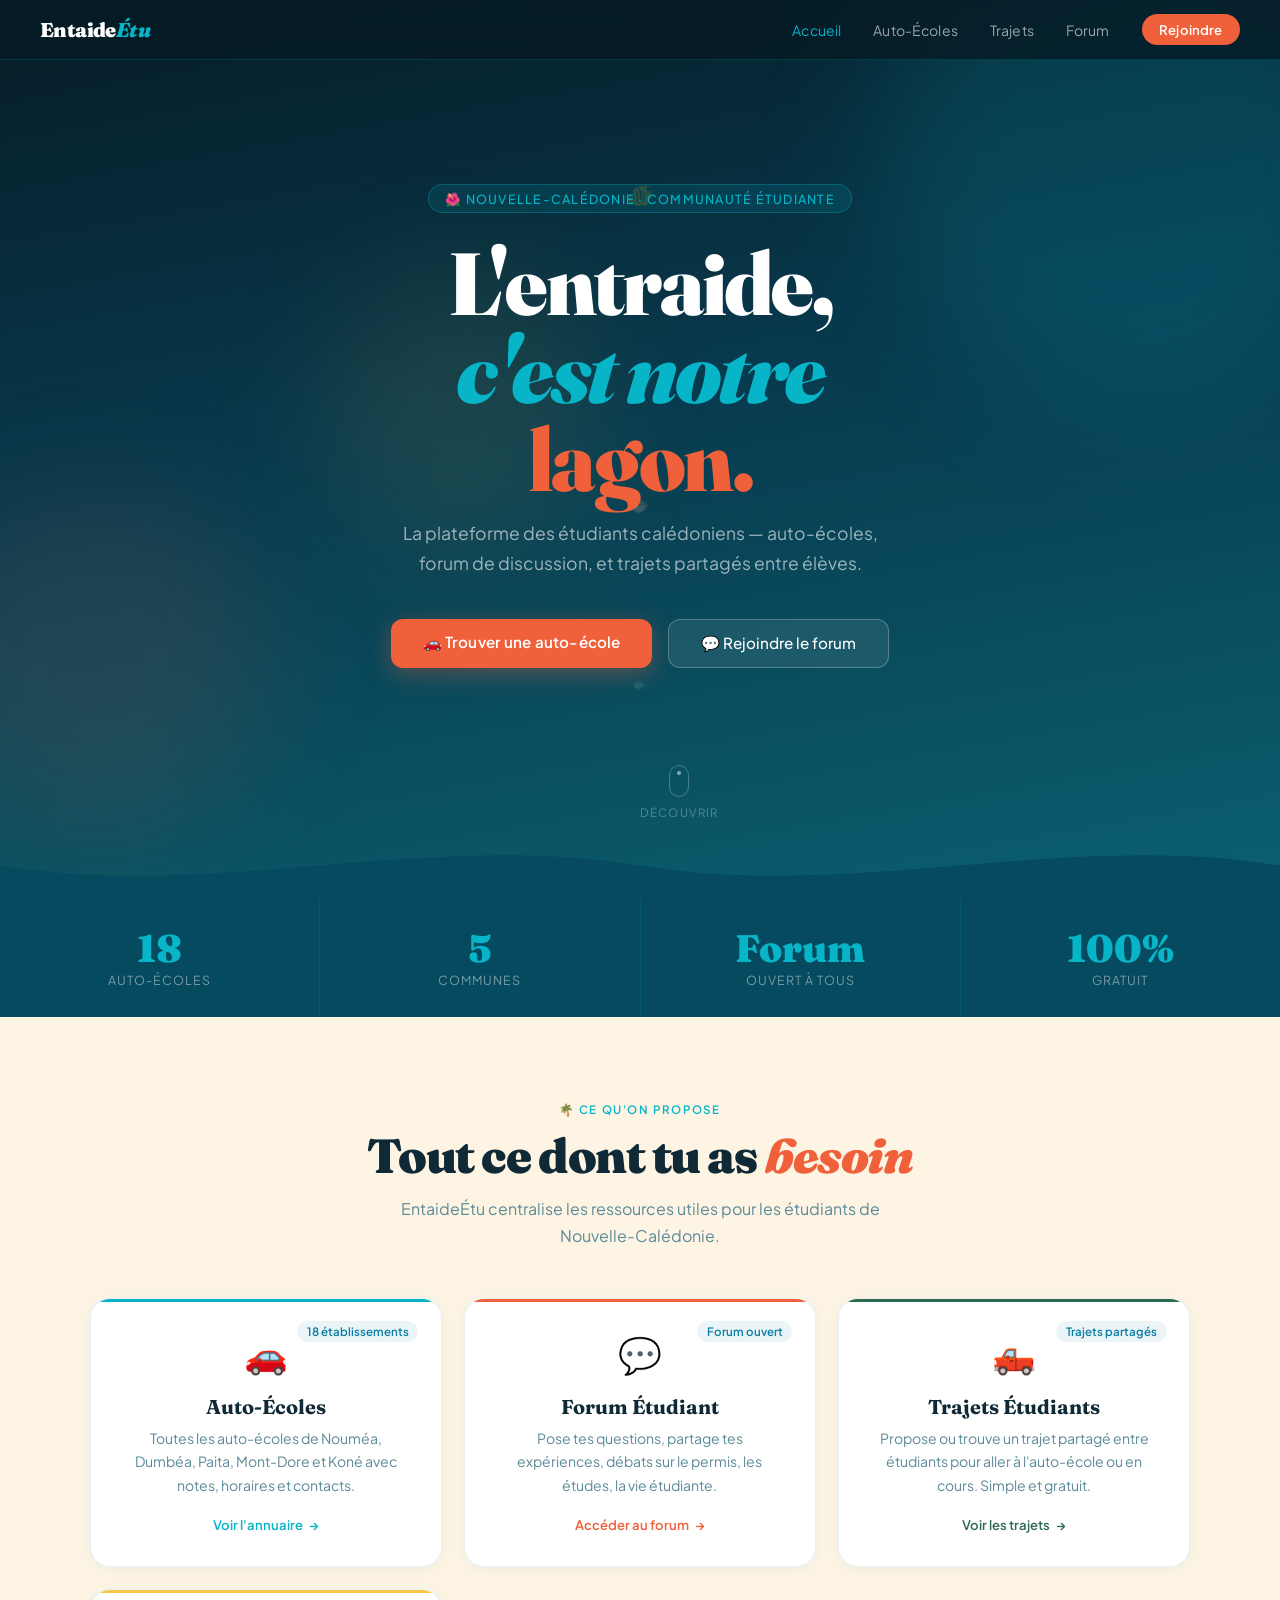
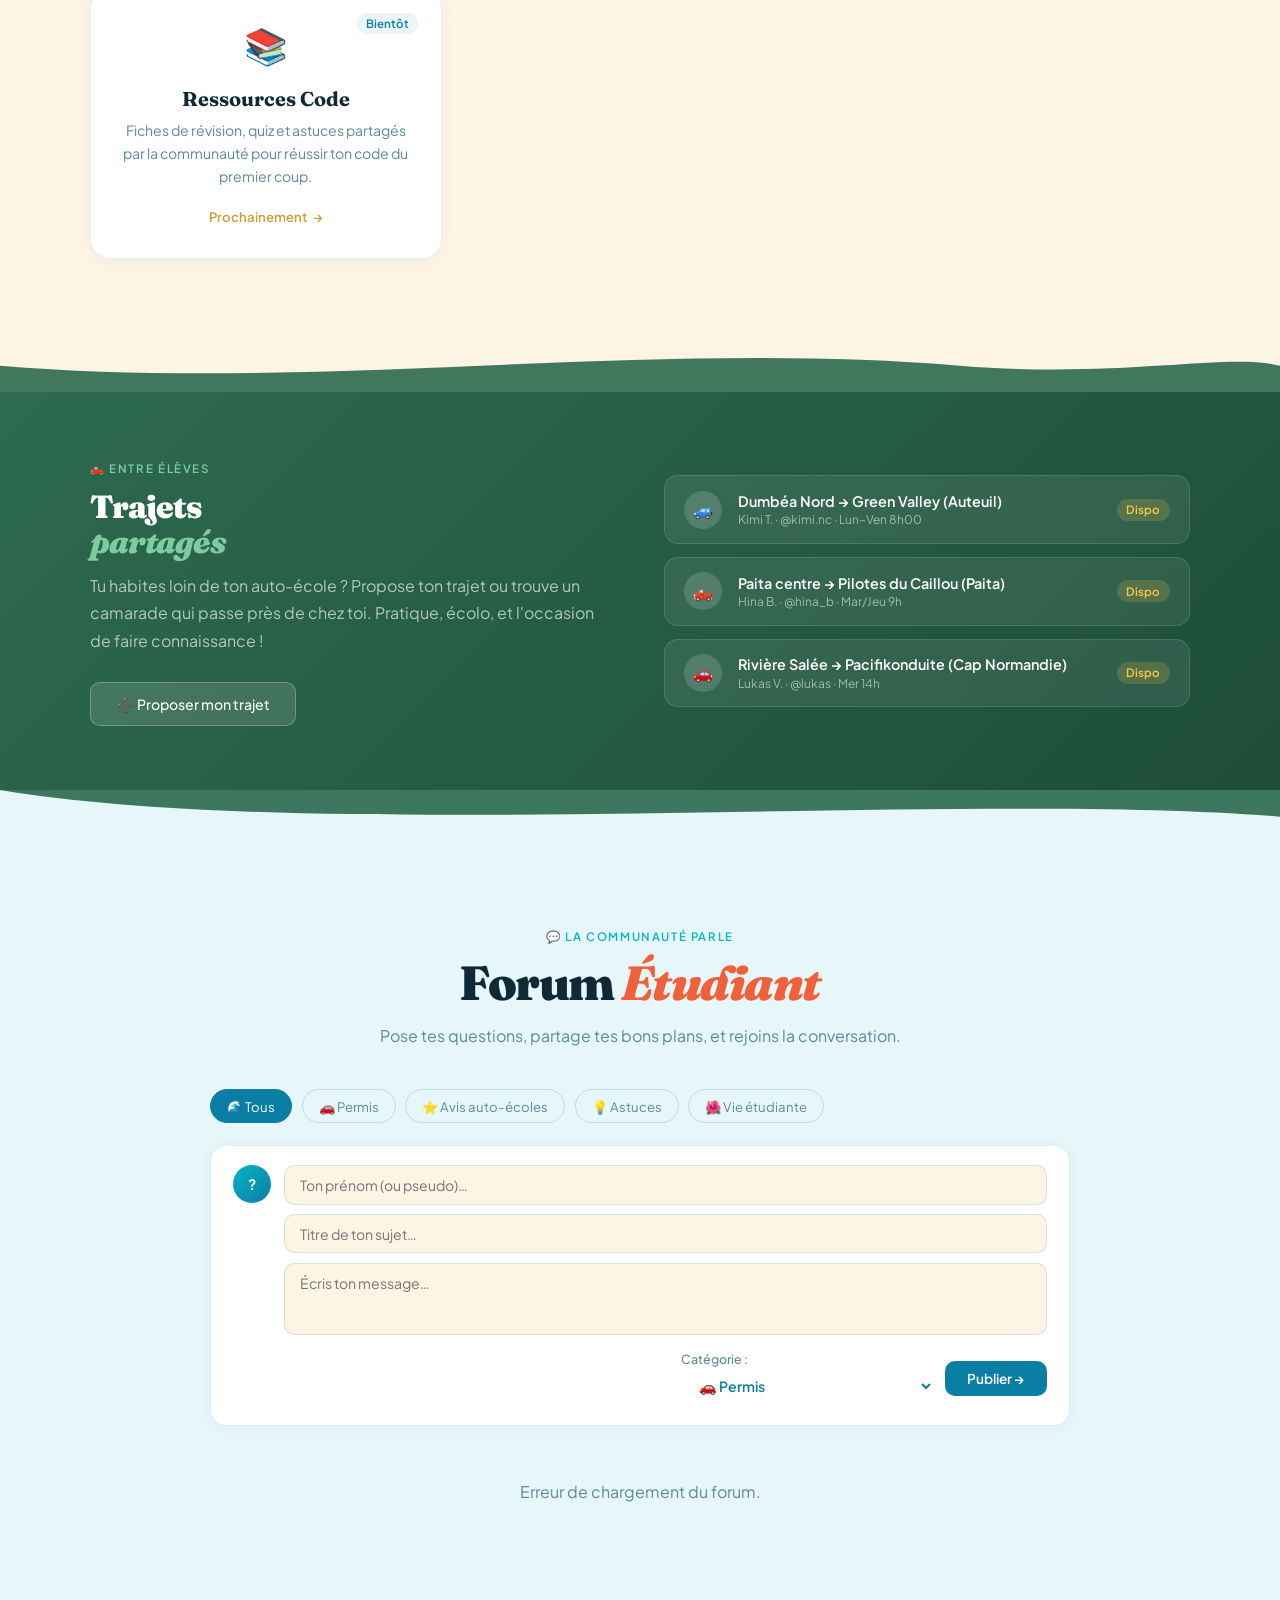
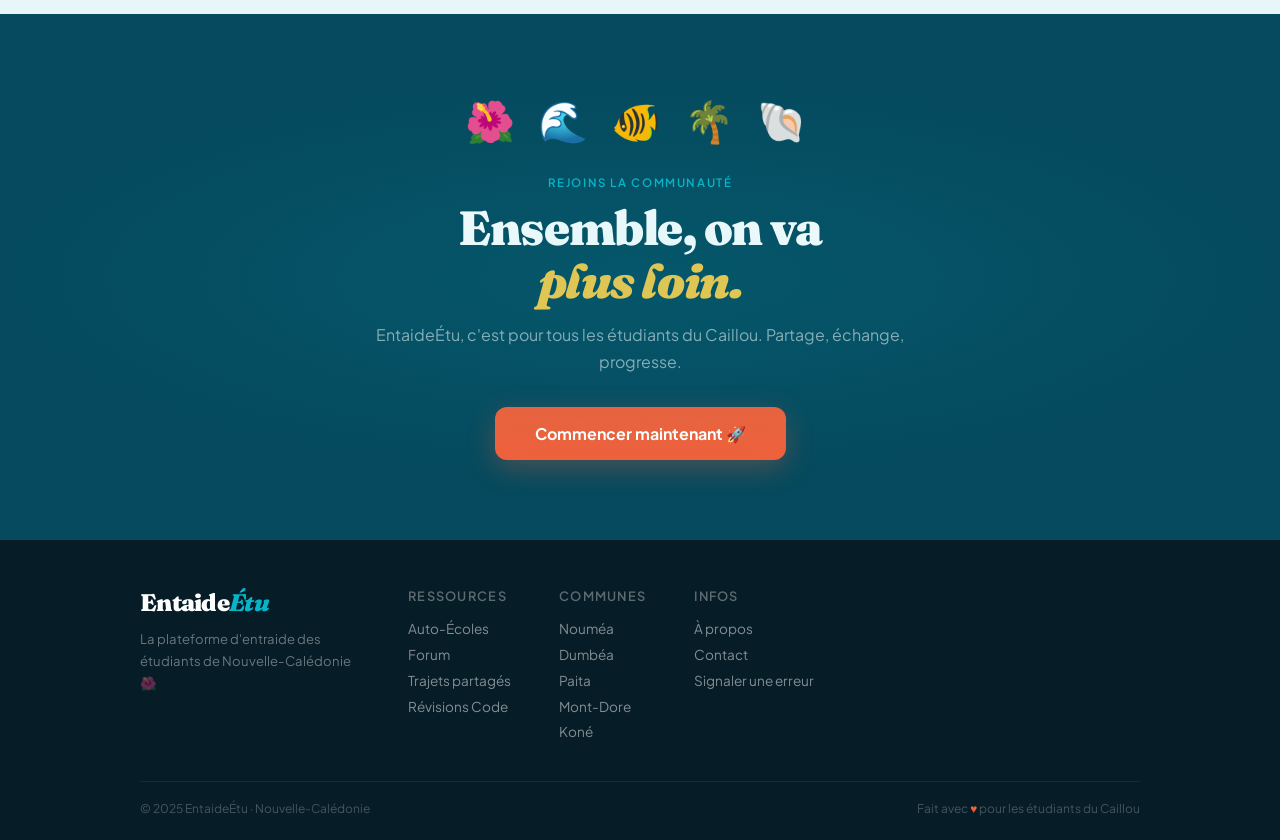
<file: pages/index.html>
<!DOCTYPE html>
<html lang="fr">
<head>
<meta charset="UTF-8">
<meta name="viewport" content="width=device-width, initial-scale=1.0">
<title>EntaideÉtu – Entraide Étudiants Nouvelle-Calédonie</title>
<link href="https://fonts.googleapis.com/css2?family=Fraunces:ital,opsz,wght@0,9..144,300;0,9..144,700;0,9..144,900;1,9..144,300;1,9..144,700&family=Plus+Jakarta+Sans:wght@300;400;500;600&display=swap" rel="stylesheet">
<link rel="stylesheet" href="../assets/css/style-index.css">

</head>
<body>

<!-- NAV -->
<div id="navbar-include"></div>
<script src="../assets/js/session.js?v=2"></script>
<script>
fetch('../navbar/navbar/navbar-index.html')
  .then(r => r.text())
  .then(html => {
    document.getElementById('navbar-include').innerHTML = html;
    afficherUtilisateur();
  });
</script>

<!-- HERO -->
<section class="hero">
  <div class="orb orb-1"></div>
  <div class="orb orb-2"></div>
  <div class="orb orb-3"></div>
  <div class="fish fish-1">🐠</div>
  <div class="fish fish-2">🐡</div>
  <div class="fish fish-3">🐟</div>

  <div class="hero-badge">🌺 Nouvelle-Calédonie · Communauté Étudiante</div>
  <h1>
    L'entraide,<br>
    <span class="line-lagoon">c'est notre</span><br>
    <span class="line-coral">lagon.</span>
  </h1>
  <p class="hero-sub">La plateforme des étudiants calédoniens — auto-écoles, forum de discussion, et trajets partagés entre élèves.</p>
  <div class="hero-buttons">
    <a href="autoecoles-noumea.html" class="btn-hero-primary">🚗 Trouver une auto-école</a>
    <a href="#forum" class="btn-hero-outline">💬 Rejoindre le forum</a>
  </div>

  <div class="scroll-hint">
    <div class="scroll-dot"></div>
    Découvrir
  </div>

  <svg class="hero-wave" viewBox="0 0 1440 80" xmlns="http://www.w3.org/2000/svg" preserveAspectRatio="none">
    <path d="M0,40 C240,80 480,0 720,40 C960,80 1200,0 1440,40 L1440,80 L0,80 Z" fill="#054a5e"/>
  </svg>
</section>

<!-- STATS -->
<div class="stats-band">
  <div class="stat-item">
    <div class="stat-num">18</div>
    <div class="stat-label">Auto-écoles</div>
  </div>
  <div class="stat-item">
    <div class="stat-num">5</div>
    <div class="stat-label">Communes</div>
  </div>
  <div class="stat-item">
    <div class="stat-num">Forum</div>
    <div class="stat-label">Ouvert à tous</div>
  </div>
  <div class="stat-item">
    <div class="stat-num">100%</div>
    <div class="stat-label">Gratuit</div>
  </div>
</div>

<!-- SERVICES -->
<section class="section services section-center">
  <div class="max-wrap">
    <span class="section-tag">🌴 Ce qu'on propose</span>
    <h2 class="section-title">Tout ce dont tu as <em>besoin</em></h2>
    <p class="section-sub">EntaideÉtu centralise les ressources utiles pour les étudiants de Nouvelle-Calédonie.</p>

    <div class="services-grid">
      <a href="autoecoles-noumea.html" class="service-card" style="--card-color: #07b4c8">
        <span class="service-count">18 établissements</span>
        <span class="service-icon">🚗</span>
        <h3>Auto-Écoles</h3>
        <p>Toutes les auto-écoles de Nouméa, Dumbéa, Paita, Mont-Dore et Koné avec notes, horaires et contacts.</p>
        <span class="service-link">Voir l'annuaire</span>
      </a>

      <a href="#forum" class="service-card" style="--card-color: #f0603a">
        <span class="service-count">Forum ouvert</span>
        <span class="service-icon">💬</span>
        <h3>Forum Étudiant</h3>
        <p>Pose tes questions, partage tes expériences, débats sur le permis, les études, la vie étudiante.</p>
        <span class="service-link">Accéder au forum</span>
      </a>

      <a href="#trajets" class="service-card" style="--card-color: #2d6a4f">
        <span class="service-count">Trajets partagés</span>
        <span class="service-icon">🛻</span>
        <h3>Trajets Étudiants</h3>
        <p>Propose ou trouve un trajet partagé entre étudiants pour aller à l'auto-école ou en cours. Simple et gratuit.</p>
        <span class="service-link">Voir les trajets</span>
      </a>

      <a href="#" class="service-card" style="--card-color: #f9c846">
        <span class="service-count">Bientôt</span>
        <span class="service-icon">📚</span>
        <h3>Ressources Code</h3>
        <p>Fiches de révision, quiz et astuces partagés par la communauté pour réussir ton code du premier coup.</p>
        <span class="service-link" style="color:#f9c846;filter:brightness(.8)">Prochainement</span>
      </a>
    </div>
  </div>
</section>

<!-- WAVE DIVIDER -->
<svg class="wave-divider" viewBox="0 0 1440 60" xmlns="http://www.w3.org/2000/svg" preserveAspectRatio="none" style="background:var(--sand)">
  <path d="M0,30 C360,60 720,0 1080,30 C1260,45 1380,15 1440,30 L1440,60 L0,60 Z" fill="#2d6a4f" opacity=".9"/>
</svg>

<!-- TRAJETS PARTAGÉS -->
<section class="trajets-band" id="trajets">
  <div class="trajets-inner max-wrap">
    <div class="trajets-text">
      <span class="section-tag">🛻 Entre élèves</span>
      <h2 class="section-title" style="font-size:2rem">Trajets<br><em style="color:#7ecba1">partagés</em></h2>
      <p class="section-sub" style="max-width:none">Tu habites loin de ton auto-école ? Propose ton trajet ou trouve un camarade qui passe près de chez toi. Pratique, écolo, et l'occasion de faire connaissance !</p>
      <button class="btn-trajets" onclick="document.getElementById('trajet-modal').classList.add('open')">
        ➕ Proposer mon trajet
      </button>
    </div>
    <div class="trajets-cards" id="trajet-list">
      <!-- filled by JS -->
    </div>
  </div>
</section>

<!-- WAVE DIVIDER -->
<svg class="wave-divider" viewBox="0 0 1440 60" xmlns="http://www.w3.org/2000/svg" preserveAspectRatio="none" style="background:var(--mist)">
  <path d="M0,0 C360,60 1080,0 1440,30 L1440,0 Z" fill="#2d6a4f" opacity=".9"/>
</svg>

<!-- FORUM -->
<section class="section forum-section" id="forum">
  <div class="section-center">
    <span class="section-tag">💬 La communauté parle</span>
    <h2 class="section-title">Forum <em>Étudiant</em></h2>
    <p class="section-sub">Pose tes questions, partage tes bons plans, et rejoins la conversation.</p>
  </div>

  <div class="forum-wrap">
    <!-- Tabs -->
    <div class="forum-tabs" id="forum-tabs">
      <button class="forum-tab active" onclick="filterForum('tous', this)">🌊 Tous</button>
      <button class="forum-tab" onclick="filterForum('permis', this)">🚗 Permis</button>
      <button class="forum-tab" onclick="filterForum('avis', this)">⭐ Avis auto-écoles</button>
      <button class="forum-tab" onclick="filterForum('astuces', this)">💡 Astuces</button>
      <button class="forum-tab" onclick="filterForum('vie', this)">🌺 Vie étudiante</button>
    </div>

    <!-- Compose -->
    <div class="forum-compose">
      <div class="compose-top">
        <div class="compose-avatar" id="compose-av">?</div>
        <div class="compose-fields">
          <input type="text" id="compose-name" placeholder="Ton prénom (ou pseudo)…" maxlength="24">
          <input type="text" id="compose-title" placeholder="Titre de ton sujet…" maxlength="80">
          <textarea id="compose-body" placeholder="Écris ton message…" maxlength="800"></textarea>
          <div class="compose-row">
            <span class="compose-cat">
              Catégorie :
              <select id="compose-cat" style="border:none;background:transparent;color:var(--ocean);font-weight:600;font-family:inherit;cursor:pointer;outline:none">
                <option value="permis">🚗 Permis</option>
                <option value="avis">⭐ Avis auto-écoles</option>
                <option value="astuces">💡 Astuces</option>
                <option value="vie">🌺 Vie étudiante</option>
              </select>
            </span>
            <button class="btn-post" onclick="postTopic()">Publier →</button>
          </div>
        </div>
      </div>
    </div>

    <!-- Thread list -->
    <div class="thread-list" id="thread-list"></div>
  </div>
</section>

<!-- CTA -->
<section class="cta-section">
  <div class="cta-emojis">🌺 🌊 🐠 🌴 🐚</div>
  <span class="section-tag" style="color:var(--lagoon)">Rejoins la communauté</span>
  <h2 class="section-title">Ensemble, on va<br><em style="color:var(--sun)">plus loin.</em></h2>
  <p class="section-sub">EntaideÉtu, c'est pour tous les étudiants du Caillou. Partage, échange, progresse.</p>
  <a href="auth.html" class="btn-cta-main">Commencer maintenant 🚀</a>
</section>

<!-- FOOTER -->
<footer>
  <div class="footer-inner">
    <div class="footer-brand">
      <a href="index.html" class="nav-logo">Entaide<em>Étu</em></a>
      <p>La plateforme d'entraide des étudiants de Nouvelle-Calédonie 🌺</p>
    </div>
    <div class="footer-col">
      <h4>Ressources</h4>
      <a href="autoecoles-noumea.html">Auto-Écoles</a>
      <a href="#forum">Forum</a>
      <a href="#trajets">Trajets partagés</a>
      <a href="#">Révisions Code</a>
    </div>
    <div class="footer-col">
      <h4>Communes</h4>
      <a href="autoecoles-noumea.html">Nouméa</a>
      <a href="autoecoles-noumea.html">Dumbéa</a>
      <a href="autoecoles-noumea.html">Paita</a>
      <a href="autoecoles-noumea.html">Mont-Dore</a>
      <a href="autoecoles-noumea.html">Koné</a>
    </div>
    <div class="footer-col">
      <h4>Infos</h4>
      <a href="#">À propos</a>
      <a href="#">Contact</a>
      <a href="#">Signaler une erreur</a>
    </div>
  </div>
  <div class="footer-bottom">
    <p>© 2025 EntaideÉtu · Nouvelle-Calédonie</p>
    <p>Fait avec <span class="footer-heart">♥</span> pour les étudiants du Caillou</p>
  </div>
</footer>

<!-- TRAJET MODAL -->
<div class="modal-overlay" id="trajet-modal" onclick="if(event.target===this)this.classList.remove('open')">
  <div class="modal">
    <div class="modal-head">
      <h3>🛻 Proposer un trajet</h3>
      <button class="modal-close" onclick="document.getElementById('trajet-modal').classList.remove('open')">✕</button>
    </div>
    <div class="modal-body">
      <div class="compose-fields">
        <input type="text" id="t-name" placeholder="Ton prénom…" maxlength="24">
        <input type="text" id="t-from" placeholder="Point de départ (ex: Dumbéa centre)…" maxlength="50">
        <input type="text" id="t-to"   placeholder="Destination (ex: Green Valley Auteuil)…" maxlength="50">
        <input type="text" id="t-time" placeholder="Horaire (ex: Lun-Ven 8h)…" maxlength="40">
        <input type="text" id="t-contact" placeholder="Comment te contacter (insta, numéro…)…" maxlength="60">
        <div class="compose-row" style="margin-top:.6rem">
          <button class="btn-post" onclick="addTrajet()">Publier le trajet →</button>
        </div>
      </div>
    </div>
  </div>
</div>

<!-- THREAD MODAL -->
<div class="modal-overlay" id="thread-modal" onclick="if(event.target===this)closeThread()">
  <div class="modal" id="thread-modal-inner">
    <div class="modal-head">
      <h3 id="thread-modal-title">Titre</h3>
      <button class="modal-close" onclick="closeThread()">✕</button>
    </div>
    <div class="modal-body">
      <p class="modal-post" id="thread-modal-body"></p>
            <div id="thread-actions" style="display:flex;gap:.6rem;margin-bottom:1.2rem"></div>
      <div class="modal-replies" id="thread-modal-replies"></div>
      <div class="reply-compose" style="margin-top:1.2rem">
        <textarea id="reply-input" placeholder="Ta réponse…" maxlength="600"></textarea>
        <button class="btn-reply" onclick="addReply()">Répondre</button>
      </div>
    </div>
  </div>
</div>

<script>
/* ───────── COULEURS CATÉGORIES ───────── */
const CAT = {
  permis:   { label:'🚗 Permis',          bg:'rgba(7,180,200,.12)',  color:'#057a8c' },
  avis:     { label:'⭐ Avis auto-école',  bg:'rgba(249,200,70,.15)', color:'#8b6800' },
  astuces:  { label:'💡 Astuces',          bg:'rgba(45,106,79,.12)',  color:'#1d5c3a' },
  vie:      { label:'🌺 Vie étudiante',    bg:'rgba(240,96,58,.1)',   color:'#b33a1a' },
};
const AV_COLORS = ['#07b4c8','#f0603a','#2d6a4f','#f9c846','#9b59b6','#e67e22'];
function avColor(name) { let h=0; for(let c of name)h+=c.charCodeAt(0); return AV_COLORS[h%AV_COLORS.length]; }
function initials(n) { return n.split(' ').map(w=>w[0]).join('').toUpperCase().slice(0,2)||'?'; }
function timeAgo(ts) {
  const d = Date.now()-ts, m=60000, h=3600000, j=86400000;
  if(d<m)   return 'à l\'instant';
  if(d<h)   return Math.floor(d/m)+'min';
  if(d<j)   return Math.floor(d/h)+'h';
  return Math.floor(d/j)+'j';
}

/* ───────── THREADS DATA (chargés depuis la BD via api/sujets.php) ───────── */
let threads = [];
let currentFilter = 'tous';
let openThreadId = null;

function chargerSujets() {
  return fetch('../api/sujets.php')
    .then(r => r.json())
    .then(data => {
      threads = data;
      renderThreads();
      // si une discussion est ouverte, on rafraîchit aussi ses réponses
      if (openThreadId !== null) {
        const t = threads.find(x => x.id === openThreadId);
        if (t) renderReplies(t);
      }
    })
    .catch(() => {
      document.getElementById('thread-list').innerHTML =
        '<p style="text-align:center;color:var(--soft);padding:2rem">Erreur de chargement du forum.</p>';
    });
}

// Seul un étudiant connecté peut publier ou répondre
function verifierConnexion() {
  if (!utilisateurConnecte) {
    alert('Connecte-toi pour participer au forum 😊');
    window.location.href = 'auth.html';
    return false;
  }
  return true;
}

// Envoie des données en JSON à un fichier PHP (méthode POST)
function envoyerJSON(url, donnees) {
  return fetch(url, {
    method: 'POST',
    headers: { 'Content-Type': 'application/json' },
    body: JSON.stringify(donnees)
  }).then(r => r.json().then(data => ({ ok: r.ok, data })));
}

/* ───────── RENDER THREADS ───────── */
function renderThreads() {
  const list = document.getElementById('thread-list');
  list.innerHTML = '';
  let filtered = currentFilter === 'tous' ? threads : threads.filter(t => t.cat === currentFilter);
  if (!filtered.length) {
    list.innerHTML = '<p style="text-align:center;color:var(--soft);padding:2rem">Aucun sujet dans cette catégorie. Sois le premier à écrire !</p>';
    return;
  }
  filtered.slice().reverse().forEach((t, i) => {
    const c = CAT[t.cat];
    const isNew = Date.now() - t.ts < 3600000;
    const div = document.createElement('div');
    div.className = 'thread';
    div.style.animationDelay = (i * 0.06) + 's';
    div.innerHTML = `
      <div class="thread-head">
        <div class="thread-av" style="background:${avColor(t.name)}">${initials(t.name)}</div>
        <div class="thread-meta">
          <div class="thread-title">${t.title} ${isNew ? '<span class="thread-new">Nouveau</span>' : ''}</div>
          <div class="thread-excerpt">${t.body}</div>
        </div>
      </div>
      <div class="thread-foot">
        <span class="thread-cat" style="background:${c.bg};color:${c.color}">${c.label}</span>
        <span class="thread-author">par ${t.name} · ${timeAgo(t.ts)}</span>
        <div class="thread-stats">
          <span class="thread-stat">💬 ${t.replies.length}</span>
        </div>
      </div>`;
    div.onclick = () => openThread(t.id);
    list.appendChild(div);
  });
}

function filterForum(cat, btn) {
  currentFilter = cat;
  document.querySelectorAll('.forum-tab').forEach(t => t.classList.remove('active'));
  btn.classList.add('active');
  renderThreads();
}

/* ───────── POST TOPIC → INSERT dans la table sujet ───────── */
function postTopic() {
  if (!verifierConnexion()) return;
  const title = document.getElementById('compose-title').value.trim();
  const body  = document.getElementById('compose-body').value.trim();
  const cat   = document.getElementById('compose-cat').value;
  if (!title || !body) { alert('Remplis le titre et le message 😊'); return; }

  envoyerJSON('../api/sujets.php', { titre: title, message: body, categorie: cat })
    .then(({ ok, data }) => {
      if (!ok) { alert(data.error || 'Erreur lors de la publication.'); return; }
      document.getElementById('compose-title').value = '';
      document.getElementById('compose-body').value = '';
      currentFilter = 'tous';
      document.querySelectorAll('.forum-tab').forEach((t,i) => t.classList.toggle('active', i===0));
      chargerSujets();
    });
}

// Live avatar preview + chargement initial
document.addEventListener('DOMContentLoaded', () => {
  document.getElementById('compose-name').addEventListener('input', function() {
    const av = document.getElementById('compose-av');
    av.textContent = initials(this.value) || '?';
    av.style.background = this.value ? avColor(this.value) : 'linear-gradient(135deg, var(--lagoon), var(--ocean))';
  });
  chargerSujets();
  renderTrajets();
});

/* ───────── OPEN / CLOSE THREAD MODAL ───────── */
function openThread(id) {
  openThreadId = id;
  const t = threads.find(x => x.id === id);
  if (!t) return;
  document.getElementById('thread-modal-title').innerHTML = t.title;
  document.getElementById('thread-modal-body').innerHTML = t.body;
  renderReplies(t);

  // Boutons Modifier / Supprimer : seulement pour l'auteur du sujet
  const actions = document.getElementById('thread-actions');
  if (utilisateurConnecte && Number(utilisateurConnecte.id) === Number(t.id_auteur)) {
    actions.innerHTML = `
      <button class="btn-reply" onclick="modifierSujet()">✏️ Modifier</button>
      <button class="btn-reply" style="background:var(--coral)" onclick="supprimerSujet()">🗑️ Supprimer</button>`;
  } else {
    actions.innerHTML = '';
  }

  document.getElementById('thread-modal').classList.add('open');
  document.getElementById('reply-input').value = '';
}
function closeThread() {
  document.getElementById('thread-modal').classList.remove('open');
  openThreadId = null;
}
function renderReplies(t) {
  const c = document.getElementById('thread-modal-replies');
  if (!t.replies.length) { c.innerHTML = '<p style="color:var(--soft);font-size:.85rem">Aucune réponse pour l\'instant. Sois le premier ! 🌊</p>'; return; }
  c.innerHTML = t.replies.map(r => `
    <div class="reply">
      <div class="reply-head">
        <div class="reply-av" style="background:${avColor(r.name)}">${initials(r.name)}</div>
        <span class="reply-name">${r.name}</span>
        <span class="reply-time">${timeAgo(r.ts)}</span>
      </div>
      <p class="reply-text">${r.text}</p>
    </div>`).join('');
}

/* ───────── ADD REPLY → INSERT dans la table reponse ───────── */
function addReply() {
  if (!verifierConnexion()) return;
  const text = document.getElementById('reply-input').value.trim();
  if (openThreadId === null || !text) return;

  envoyerJSON('../api/reponses.php', { id_sujet: openThreadId, message: text })
    .then(({ ok, data }) => {
      if (!ok) { alert(data.error || 'Erreur lors de l\'envoi de la réponse.'); return; }
      document.getElementById('reply-input').value = '';
      chargerSujets();
    });
}
/* ───────── MODIFIER / SUPPRIMER SON SUJET ───────── */
function modifierSujet() {
  const t = threads.find(x => x.id === openThreadId);
  const nouveau = prompt('Modifier ton message :', document.getElementById('thread-modal-body').textContent);
  if (!t || nouveau === null || nouveau.trim() === '') return;

  envoyerJSON('../api/modifier_sujet.php', { id: t.id, message: nouveau.trim() })
    .then(({ ok, data }) => {
      if (!ok) { alert(data.error); return; }
      chargerSujets().then(() => openThread(t.id));
    });
}

function supprimerSujet() {
  if (!confirm('Supprimer définitivement ce sujet et ses réponses ?')) return;

  envoyerJSON('../api/supprimer_sujet.php', { id: openThreadId })
    .then(({ ok, data }) => {
      if (!ok) { alert(data.error); return; }
      closeThread();
      chargerSujets();
    });
}

/* ───────── TRAJETS ───────── */
let trajets = [
  { name:'Kimi T.', from:'Dumbéa Nord', to:'Green Valley (Auteuil)', time:'Lun–Ven 8h00', contact:'@kimi.nc', emoji:'🚙' },
  { name:'Hina B.', from:'Paita centre', to:'Pilotes du Caillou (Paita)', time:'Mar/Jeu 9h', contact:'@hina_b', emoji:'🛻' },
  { name:'Lukas V.', from:'Rivière Salée', to:'Pacifikonduite (Cap Normandie)', time:'Mer 14h', contact:'@lukas', emoji:'🚗' },
];
function renderTrajets() {
  const el = document.getElementById('trajet-list');
  el.innerHTML = trajets.map(t => `
    <div class="trajet-item">
      <div class="trajet-avatar">${t.emoji}</div>
      <div class="trajet-info">
        <div class="trajet-route">${t.from} → ${t.to}</div>
        <div class="trajet-meta">${t.name} · ${t.contact} · ${t.time}</div>
      </div>
      <span class="trajet-badge">Dispo</span>
    </div>`).join('');
}
function addTrajet() {
  const name = document.getElementById('t-name').value.trim();
  const from = document.getElementById('t-from').value.trim();
  const to   = document.getElementById('t-to').value.trim();
  const time = document.getElementById('t-time').value.trim();
  const contact = document.getElementById('t-contact').value.trim();
  if (!name || !from || !to) { alert('Remplis les champs obligatoires 😊'); return; }
  trajets.unshift({ name, from, to, time: time||'À définir', contact: contact||'—', emoji:'🚗' });
  renderTrajets();
  document.getElementById('trajet-modal').classList.remove('open');
  ['t-name','t-from','t-to','t-time','t-contact'].forEach(id => document.getElementById(id).value='');
  document.getElementById('trajets').scrollIntoView({behavior:'smooth', block:'center'});
}
</script>
</body>
</html>
</file>
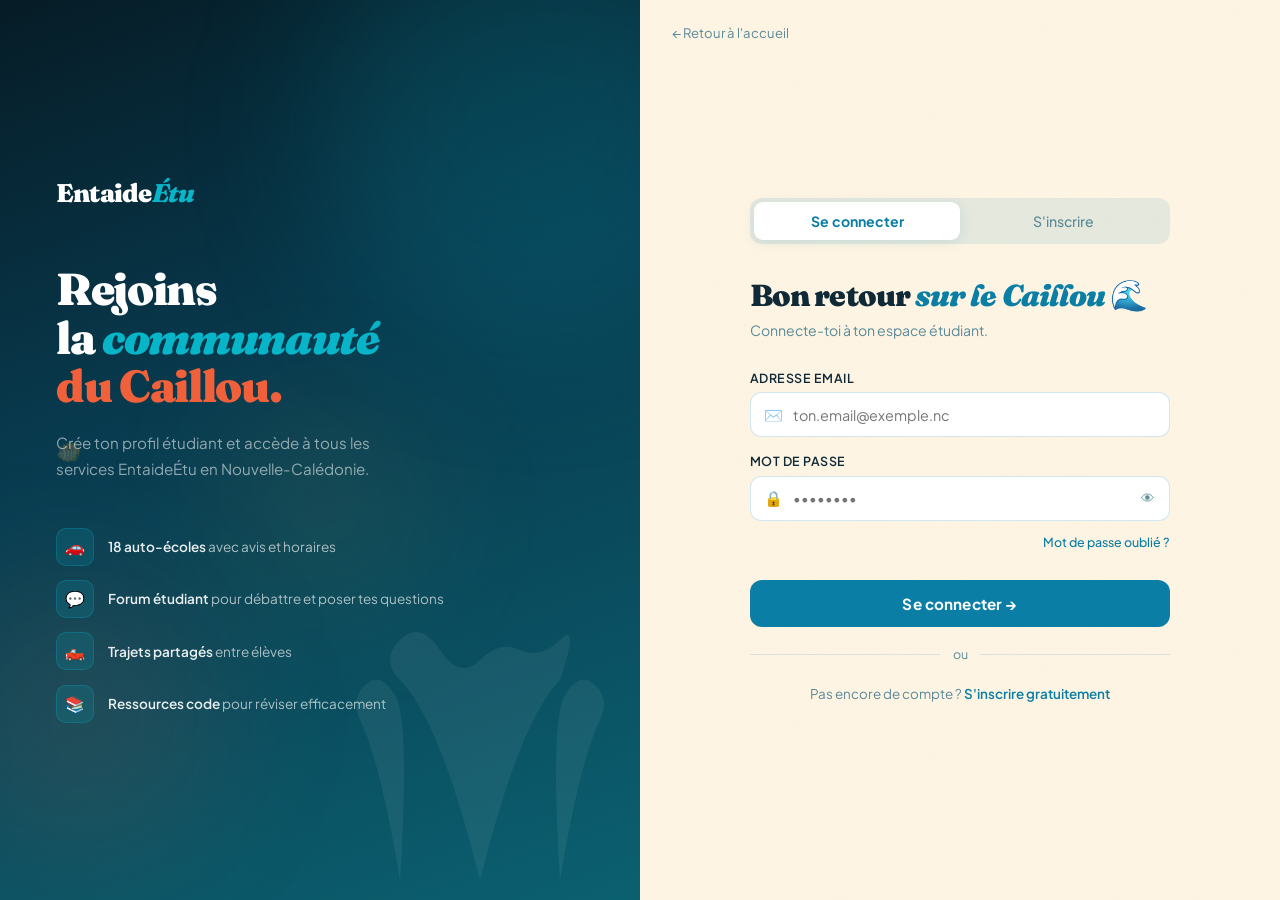
<file: pages/auth.html>
<!DOCTYPE html>
<html lang="fr">
<head>
<meta charset="UTF-8">
<meta name="viewport" content="width=device-width, initial-scale=1.0">
<title>Connexion / Inscription – EntaideÉtu</title>
<link href="https://fonts.googleapis.com/css2?family=Fraunces:ital,opsz,wght@0,9..144,300;0,9..144,700;0,9..144,900;1,9..144,700&family=Plus+Jakarta+Sans:wght@300;400;500;600;700&display=swap" rel="stylesheet">
<link rel="stylesheet" href="../assets/css/style-auth.css">


</head>
<body>

<div class="auth-layout">

  <!-- ── PANNEAU GAUCHE ─────────────────────────── -->
  <div class="panel-left">
    <div class="orb orb-1"></div>
    <div class="orb orb-2"></div>
    <div class="orb orb-3"></div>
    <div class="fish">🐠</div>
    <div class="fish">🐡</div>

    <!-- SVG décoratif corail -->
    <svg class="deco-coral" width="320" height="400" viewBox="0 0 320 400" fill="none" xmlns="http://www.w3.org/2000/svg">
      <path d="M160 380 Q140 300 120 250 Q100 200 80 180 Q60 160 80 140 Q100 120 120 150 Q140 180 160 160 Q180 140 200 150 Q220 160 240 140 Q260 120 240 180 Q220 200 200 250 Q180 300 160 380Z" fill="white"/>
      <path d="M80 380 Q70 320 60 280 Q50 240 40 220 Q30 200 45 185 Q60 170 75 195 Q90 220 80 380Z" fill="white"/>
      <path d="M240 380 Q250 320 260 280 Q270 240 280 220 Q290 200 275 185 Q260 170 245 195 Q230 220 240 380Z" fill="white"/>
    </svg>

    <a href="index.html" class="left-logo">Entaide<em>Étu</em></a>

    <h1 class="left-headline">
      Rejoins<br>
      la <em>communauté</em><br>
      <span class="coral">du Caillou.</span>
    </h1>
    <p class="left-sub">Crée ton profil étudiant et accède à tous les services EntaideÉtu en Nouvelle-Calédonie.</p>

    <div class="feat-list">
      <div class="feat-item">
        <div class="feat-icon">🚗</div>
        <div class="feat-text"><strong>18 auto-écoles</strong> avec avis et horaires</div>
      </div>
      <div class="feat-item">
        <div class="feat-icon">💬</div>
        <div class="feat-text"><strong>Forum étudiant</strong> pour débattre et poser tes questions</div>
      </div>
      <div class="feat-item">
        <div class="feat-icon">🛻</div>
        <div class="feat-text"><strong>Trajets partagés</strong> entre élèves</div>
      </div>
      <div class="feat-item">
        <div class="feat-icon">📚</div>
        <div class="feat-text"><strong>Ressources code</strong> pour réviser efficacement</div>
      </div>
    </div> 
  </div>

  <!-- ── PANNEAU DROIT ───────────────────────────── -->
  <div class="panel-right">

    <a href="index.html" class="back-link">
      ← Retour à l'accueil
    </a>

    <div class="form-wrap">

      <!-- Toggle -->
      <div class="form-toggle">
        <button class="toggle-btn active" id="btn-login"  onclick="showPanel('login')">Se connecter</button>
        <button class="toggle-btn"        id="btn-register" onclick="showPanel('register')">S'inscrire</button>
      </div>

      <!-- ══ FORMULAIRE CONNEXION ══ -->
      <div class="form-panel active" id="panel-login">
        <h2 class="form-title">Bon retour <em>sur le Caillou</em> 🌊</h2>
        <p class="form-sub">Connecte-toi à ton espace étudiant.</p>

        <div class="alert-box" id="login-alert">
          <span>⚠️</span>
          <p id="login-alert-msg">Email ou mot de passe incorrect.</p>
        </div>
        <div class="success-box" id="login-success">
          <span>✅</span>
          <p>Connexion réussie ! Redirection en cours…</p>
        </div>

        <div class="field-group">
          <div class="field">
            <label for="login-email">Adresse email</label>
            <div class="field-input-wrap">
              <span class="field-icon">✉️</span>
              <input type="email" id="login-email" placeholder="ton.email@exemple.nc" autocomplete="email">
            </div>
            <span class="field-error" id="login-email-err">⚠ Adresse email invalide.</span>
          </div>

          <div class="field">
            <label for="login-pw">Mot de passe</label>
            <div class="field-input-wrap">
              <span class="field-icon">🔒</span>
              <input type="password" id="login-pw" placeholder="••••••••" autocomplete="current-password">
              <button class="pw-toggle" type="button" onclick="togglePw('login-pw', this)" title="Afficher/masquer">👁</button>
            </div>
            <span class="field-error" id="login-pw-err">⚠ Mot de passe requis.</span>
          </div>

          <div class="forgot-link"><a href="#" onclick="showForgot(); return false">Mot de passe oublié ?</a></div>

          <button class="btn-submit" id="btn-login-submit" onclick="handleLogin()">
            <span class="btn-label">Se connecter →</span>
            <span class="spinner"></span>
          </button>
        </div>

        <div class="divider">ou</div>

        <div class="switch-link">Pas encore de compte ? <a href="#" onclick="showPanel('register'); return false">S'inscrire gratuitement</a></div>
      </div>

      <!-- ══ FORMULAIRE INSCRIPTION ══ -->
      <div class="form-panel" id="panel-register">

        <!-- Vue formulaire -->
        <div id="register-form-view">
          <h2 class="form-title">Crée ton <em>espace</em> 🌺</h2>
          <p class="form-sub">Inscription gratuite, réservée aux étudiants de Nouvelle-Calédonie.</p>

          <div class="alert-box" id="reg-alert">
            <span>⚠️</span>
            <p id="reg-alert-msg">Cet email est déjà utilisé.</p>
          </div>

          <div class="field-group">
            <!-- Prénom / Nom -->
            <div class="field-row">
              <div class="field">
                <label for="reg-prenom">Prénom</label>
                <div class="field-input-wrap">
                  <span class="field-icon">👤</span>
                  <input type="text" id="reg-prenom" placeholder="Kimi" maxlength="30" autocomplete="given-name">
                </div>
                <span class="field-error" id="reg-prenom-err">⚠ Requis.</span>
              </div>
              <div class="field">
                <label for="reg-nom">Nom</label>
                <div class="field-input-wrap">
                  <span class="field-icon">👤</span>
                  <input type="text" id="reg-nom" placeholder="Tiavéa" maxlength="40" autocomplete="family-name">
                </div>
                <span class="field-error" id="reg-nom-err">⚠ Requis.</span>
              </div>
            </div>

            <!-- Email -->
            <div class="field">
              <label for="reg-email">Adresse email</label>
              <div class="field-input-wrap">
                <span class="field-icon">✉️</span>
                <input type="email" id="reg-email" placeholder="ton.email@exemple.nc" autocomplete="email">
              </div>
              <span class="field-error" id="reg-email-err">⚠ Email invalide.</span>
            </div>

            <!-- Commune -->
            <div class="field">
              <label>Ta commune</label>
              <div class="commune-badges" id="commune-group">
                <button class="commune-badge" onclick="selectCommune(this,'Nouméa')">📍 Nouméa</button>
                <button class="commune-badge" onclick="selectCommune(this,'Dumbéa')">📍 Dumbéa</button>
                <button class="commune-badge" onclick="selectCommune(this,'Paita')">📍 Paita</button>
                <button class="commune-badge" onclick="selectCommune(this,'Mont-Dore')">📍 Mont-Dore</button>
                <button class="commune-badge" onclick="selectCommune(this,'Koné')">📍 Koné</button>
                <button class="commune-badge" onclick="selectCommune(this,'Autre')">📍 Autre</button>
              </div>
              <span class="field-error" id="reg-commune-err">⚠ Sélectionne ta commune.</span>
            </div>

            <!-- Mot de passe -->
            <div class="field">
              <label for="reg-pw">Mot de passe</label>
              <div class="field-input-wrap">
                <span class="field-icon">🔒</span>
                <input type="password" id="reg-pw" placeholder="Au moins 8 caractères" autocomplete="new-password" oninput="checkStrength(this.value)">
                <button class="pw-toggle" type="button" onclick="togglePw('reg-pw', this)" title="Afficher/masquer">👁</button>
              </div>
              <div class="pw-strength">
                <div class="pw-strength-bar"><div class="pw-strength-fill" id="strength-fill"></div></div>
                <div class="pw-strength-label" id="strength-label"></div>
              </div>
              <span class="field-error" id="reg-pw-err">⚠ Minimum 8 caractères.</span>
            </div>

            <!-- Confirmer mot de passe -->
            <div class="field">
              <label for="reg-pw2">Confirmer le mot de passe</label>
              <div class="field-input-wrap">
                <span class="field-icon">🔒</span>
                <input type="password" id="reg-pw2" placeholder="••••••••" autocomplete="new-password">
                <button class="pw-toggle" type="button" onclick="togglePw('reg-pw2', this)" title="Afficher/masquer">👁</button>
              </div>
              <span class="field-error" id="reg-pw2-err">⚠ Les mots de passe ne correspondent pas.</span>
            </div>

            <!-- CGU -->
            <div class="field">
              <label class="field-check">
                <input type="checkbox" id="reg-cgu">
                <span>J'accepte les <a href="#">conditions d'utilisation</a> et la <a href="#">politique de confidentialité</a> d'EntaideÉtu.</span>
              </label>
              <span class="field-error" id="reg-cgu-err">⚠ Tu dois accepter les conditions.</span>
            </div>

            <button class="btn-submit" id="btn-reg-submit" onclick="handleRegister()">
              <span class="btn-label">Créer mon compte 🌺</span>
              <span class="spinner"></span>
            </button>
          </div>

          <div class="divider">ou</div>
          <div class="switch-link">Déjà inscrit ? <a href="#" onclick="showPanel('login'); return false">Se connecter</a></div>
        </div>

        <!-- Vue succès inscription -->
        <div class="success-screen" id="reg-success-screen">
          <div class="success-avatar" id="success-av">K</div>
          <h2>Bienvenue <span id="success-name">Kimi</span> ! 🎉</h2>
          <p>Ton compte a été créé avec succès.<br>Tu fais maintenant partie de la communauté EntaideÉtu en <strong id="success-commune">Nouvelle-Calédonie</strong> !</p>
          <a href="index.html" class="btn-go">Accéder à la plateforme →</a>
        </div>
      </div>

    </div>
  </div>
</div>

<!-- MODAL MOT DE PASSE OUBLIÉ -->
<div id="forgot-overlay" style="display:none;position:fixed;inset:0;z-index:500;background:rgba(6,28,38,.65);backdrop-filter:blur(8px);align-items:center;justify-content:center;padding:1rem">
  <div style="background:#fff;border-radius:20px;max-width:380px;width:100%;padding:2rem;box-shadow:0 24px 60px rgba(0,0,0,.2);animation:fadeIn .25s ease">
    <h3 style="font-family:'Fraunces',serif;font-size:1.25rem;font-weight:900;color:var(--text);margin-bottom:.5rem">Mot de passe oublié 🔑</h3>
    <p style="font-size:.85rem;color:var(--soft);margin-bottom:1.2rem;line-height:1.6">Saisis ton adresse email, on t'envoie un lien de réinitialisation.</p>
    <div class="field" style="margin-bottom:1rem">
      <div class="field-input-wrap">
        <span class="field-icon">✉️</span>
        <input type="email" id="forgot-email" placeholder="ton.email@exemple.nc" style="padding:.75rem .85rem .75rem 2.6rem;border:1.5px solid rgba(10,126,164,.18);border-radius:11px;width:100%;font-family:'Plus Jakarta Sans',sans-serif;font-size:.9rem;outline:none">
      </div>
    </div>
    <div style="display:flex;gap:.7rem">
      <button onclick="closeForgot()" style="flex:1;padding:.7rem;background:transparent;border:1.5px solid rgba(10,126,164,.2);border-radius:10px;cursor:pointer;font-family:'Plus Jakarta Sans',sans-serif;font-weight:500;font-size:.85rem;color:var(--soft)">Annuler</button>
      <button onclick="sendForgot()" style="flex:1;padding:.7rem;background:var(--ocean);border:none;border-radius:10px;cursor:pointer;font-family:'Plus Jakarta Sans',sans-serif;font-weight:700;font-size:.85rem;color:#fff">Envoyer →</button>
    </div>
  </div>
</div>
<script>
/* ══════════ CONFIG : les fichiers PHP sont dans le dossier api ══════════ */
const API = '../api';
let selectedCommune = '';

/* ─── Copie de l'utilisateur côté navigateur (la vraie session est en PHP) ─── */
const Session = {
  set(token, user) {
    sessionStorage.setItem('eetu_token', token);
    sessionStorage.setItem('eetu_user', JSON.stringify(user));
  },
  getUser() {
    try { return JSON.parse(sessionStorage.getItem('eetu_user') || 'null'); }
    catch(e) { return null; }
  },
  clear() {
    sessionStorage.removeItem('eetu_token');
    sessionStorage.removeItem('eetu_user');
  },
};

/* ─── Appel d'un fichier PHP en JSON ─── */
async function apiCall(method, path, body = null) {
  try {
    const res = await fetch(`${API}${path}`, {
      method,
      headers: { 'Content-Type': 'application/json' },
      body: body ? JSON.stringify(body) : undefined,
    });
    const data = await res.json();
    return { ok: res.ok, status: res.status, data };
  } catch (err) {
    return { ok: false, status: 0, data: { error: 'Serveur injoignable. Vérifie que XAMPP est lancé.' } };
  }
}

/* ─── Onglets connexion / inscription ─── */
function showPanel(which) {
  document.getElementById('panel-login').classList.toggle('active', which === 'login');
  document.getElementById('panel-register').classList.toggle('active', which === 'register');
  document.getElementById('btn-login').classList.toggle('active', which === 'login');
  document.getElementById('btn-register').classList.toggle('active', which === 'register');
  clearErrors();
}

/* ─── Helpers UI ─── */
function setErr(id, show) { const el = document.getElementById(id); if (el) el.classList.toggle('show', show); }
function setInputErr(id, show) { const el = document.getElementById(id); if (el) el.classList.toggle('error', show); }
function clearErrors() {
  document.querySelectorAll('.field-error').forEach(e => e.classList.remove('show'));
  document.querySelectorAll('input').forEach(e => e.classList.remove('error'));
  document.querySelectorAll('.alert-box,.success-box').forEach(e => e.classList.remove('show'));
}
function showAlert(id, msgId, msg) {
  if (msgId) document.getElementById(msgId).textContent = msg;
  document.getElementById(id).classList.add('show');
}
function togglePw(id, btn) {
  const inp = document.getElementById(id);
  if (inp.type === 'password') { inp.type = 'text'; btn.textContent = '🙈'; }
  else { inp.type = 'password'; btn.textContent = '👁'; }
}
function selectCommune(btn, name) {
  document.querySelectorAll('.commune-badge').forEach(b => b.classList.remove('selected'));
  btn.classList.add('selected');
  selectedCommune = name;
  setErr('reg-commune-err', false);
}
function isValidEmail(e) { return /^[^\s@]+@[^\s@]+\.[^\s@]+$/.test(e); }

/* ─── Force du mot de passe ─── */
function checkStrength(val) {
  const fill = document.getElementById('strength-fill');
  const label = document.getElementById('strength-label');
  label.style.display = val ? 'block' : 'none';
  let score = 0;
  if (val.length >= 8) score++;
  if (/[A-Z]/.test(val)) score++;
  if (/[0-9]/.test(val)) score++;
  if (/[^A-Za-z0-9]/.test(val)) score++;
  const configs = [
    { w:'20%',  bg:'#e74c3c', text:'😬 Trop faible' },
    { w:'45%',  bg:'#e67e22', text:'🤔 Faible' },
    { w:'70%',  bg:'#f9c846', text:'👍 Correct' },
    { w:'100%', bg:'#27ae60', text:'💪 Excellent !' },
  ];
  const c = configs[Math.min(score, 3)];
  if (val) { fill.style.width = c.w; fill.style.background = c.bg; label.textContent = c.text; label.style.color = c.bg; }
  else { fill.style.width = '0%'; label.textContent = ''; }
}

/* ══════════ CONNEXION → api/login.php ══════════ */
async function handleLogin() {
  clearErrors();
  const email = document.getElementById('login-email').value.trim();
  const pw = document.getElementById('login-pw').value;
  let valid = true;
  if (!isValidEmail(email)) { setErr('login-email-err', true); setInputErr('login-email', true); valid = false; }
  if (!pw) { setErr('login-pw-err', true); setInputErr('login-pw', true); valid = false; }
  if (!valid) return;

  const btn = document.getElementById('btn-login-submit');
  btn.classList.add('loading');
  const { ok, data } = await apiCall('POST', '/login.php', { email, password: pw });
  btn.classList.remove('loading');

  if (!ok) {
    showAlert('login-alert', 'login-alert-msg', data.error || 'Email ou mot de passe incorrect.');
    setInputErr('login-email', true);
    setInputErr('login-pw', true);
    return;
  }
  Session.set(data.token, data.user);
  document.getElementById('login-success').classList.add('show');
  setTimeout(() => { window.location.href = 'index.html'; }, 1400);
}

/* ══════════ INSCRIPTION → api/inscription.php ══════════ */
async function handleRegister() {
  clearErrors();
  const prenom = document.getElementById('reg-prenom').value.trim();
  const nom = document.getElementById('reg-nom').value.trim();
  const email = document.getElementById('reg-email').value.trim();
  const pw = document.getElementById('reg-pw').value;
  const pw2 = document.getElementById('reg-pw2').value;
  const cgu = document.getElementById('reg-cgu').checked;
  let valid = true;

  if (!prenom) { setErr('reg-prenom-err', true); setInputErr('reg-prenom', true); valid = false; }
  if (!nom) { setErr('reg-nom-err', true); setInputErr('reg-nom', true); valid = false; }
  if (!isValidEmail(email)) { setErr('reg-email-err', true); setInputErr('reg-email', true); valid = false; }
  if (!selectedCommune) { setErr('reg-commune-err', true); valid = false; }
  if (pw.length < 8) { setErr('reg-pw-err', true); setInputErr('reg-pw', true); valid = false; }
  if (pw !== pw2) { setErr('reg-pw2-err', true); setInputErr('reg-pw2', true); valid = false; }
  if (!cgu) { setErr('reg-cgu-err', true); valid = false; }
  if (!valid) return;

  const btn = document.getElementById('btn-reg-submit');
  btn.classList.add('loading');
  const { ok, status, data } = await apiCall('POST', '/inscription.php', {
    prenom, nom, email, commune: selectedCommune, password: pw,
  });
  btn.classList.remove('loading');

  if (!ok) {
    if (status === 422 && data.errors) showAlert('reg-alert', 'reg-alert-msg', data.errors[0]);
    else if (status === 409) { showAlert('reg-alert', 'reg-alert-msg', 'Cet email est déjà associé à un compte.'); setInputErr('reg-email', true); }
    else showAlert('reg-alert', 'reg-alert-msg', data.error || 'Erreur serveur.');
    return;
  }

  Session.set(data.token, data.user);
  document.getElementById('success-av').textContent = ((prenom[0] || '') + (nom[0] || '')).toUpperCase();
  document.getElementById('success-name').textContent = prenom;
  document.getElementById('success-commune').textContent = selectedCommune;
  document.getElementById('register-form-view').style.display = 'none';
  document.getElementById('reg-success-screen').classList.add('show');
}

/* ─── Mot de passe oublié (simulation, pas d'envoi d'email) ─── */
function showForgot() { document.getElementById('forgot-overlay').style.display = 'flex'; }
function closeForgot() {
  document.getElementById('forgot-overlay').style.display = 'none';
  document.getElementById('forgot-email').value = '';
}
function sendForgot() {
  const email = document.getElementById('forgot-email').value.trim();
  if (!isValidEmail(email)) { alert('Saisis une adresse email valide.'); return; }
  closeForgot();
  alert(`✅ Si un compte existe pour "${email}", un lien de réinitialisation lui sera envoyé.`);
}
</script>
</body>
</html>
</file>
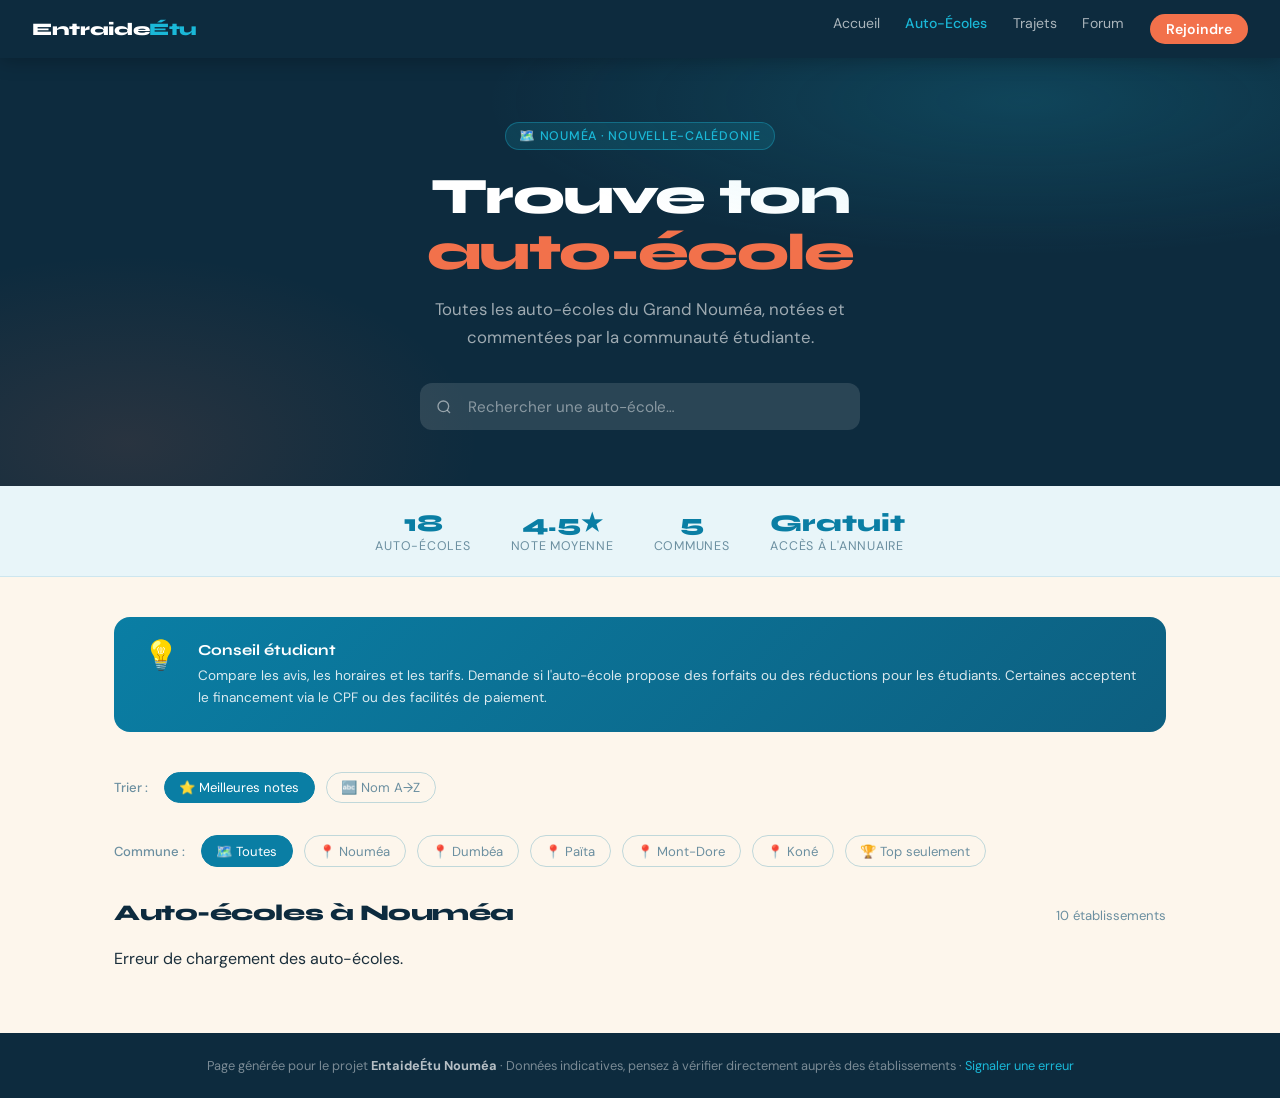
<file: pages/autoecoles-noumea.html>
<!DOCTYPE html>
<html lang="fr">
<head>
  <meta charset="UTF-8">
  <meta name="viewport" content="width=device-width, initial-scale=1.0">
  <title>Auto-Écoles à Nouméa – Entraide Étudiants</title>
  <link href="https://fonts.googleapis.com/css2?family=Syne:wght@400;600;700;800&family=DM+Sans:ital,wght@0,300;0,400;0,500;1,300&display=swap" rel="stylesheet">
  <link rel="stylesheet" href="../assets/css/style-autoecoles-noumea.css">

</head>
<body>

<!-- NAV -->
<div id="navbar-include"></div>
<script src="../assets/js/session.js"></script>
<script>
fetch('../navbar/navbar/navbar-autoecoles.html')
  .then(r => r.text())
  .then(html => {
    document.getElementById('navbar-include').innerHTML = html;
    afficherUtilisateur();
  });
</script>

<!-- HERO -->
<section class="hero">
  <div class="hero-tag">🗺️ Nouméa · Nouvelle-Calédonie</div>
  <h1>Trouve ton<br><em>auto-école</em></h1>
  <p>Toutes les auto-écoles du Grand Nouméa, notées et commentées par la communauté étudiante.</p>
  <div class="search-wrap">
    <svg class="search-icon" width="16" height="16" viewBox="0 0 24 24" fill="none" stroke="currentColor" stroke-width="2"><circle cx="11" cy="11" r="8"/><path d="m21 21-4.35-4.35"/></svg>
    <input type="text" id="search" placeholder="Rechercher une auto-école…">
  </div>
</section>

<!-- STATS -->
<div class="stats">
  <div class="stat">
    <div class="stat-num">18</div>
    <div class="stat-label">Auto-écoles</div>
  </div>
  <div class="stat">
    <div class="stat-num">4.5★</div>
    <div class="stat-label">Note moyenne</div>
  </div>
  <div class="stat">
    <div class="stat-num">5</div>
    <div class="stat-label">Communes</div>
  </div>
  <div class="stat">
    <div class="stat-num">Gratuit</div>
    <div class="stat-label">Accès à l'annuaire</div>
  </div>
</div>

<!-- MAIN -->
<main class="page">

  <!-- TIP BOX -->
  <div class="tip-box">
    <div class="tip-emoji">💡</div>
    <div>
      <h3>Conseil étudiant</h3>
      <p>Compare les avis, les horaires et les tarifs. Demande si l'auto-école propose des forfaits ou des réductions pour les étudiants. Certaines acceptent le financement via le CPF ou des facilités de paiement.</p>
    </div>
  </div>

  <!-- FILTERS -->
  <div class="filters">
    <span class="filter-label">Trier :</span>
    <button class="chip active" onclick="sortCards('rating', this)">⭐ Meilleures notes</button>
    <button class="chip" onclick="sortCards('name', this)">🔤 Nom A→Z</button>
  </div>
  <div class="filters">
    <span class="filter-label">Commune :</span>
    <button class="chip active zone-chip" onclick="filterZone('all', this)">🗺️ Toutes</button>
    <button class="chip zone-chip" onclick="filterZone('Nouméa', this)">📍 Nouméa</button>
    <button class="chip zone-chip" onclick="filterZone('Dumbéa', this)">📍 Dumbéa</button>
    <button class="chip zone-chip" onclick="filterZone('Païta', this)">📍 Païta</button>
    <button class="chip zone-chip" onclick="filterZone('Mont-Dore', this)">📍 Mont-Dore</button>
    <button class="chip zone-chip" onclick="filterZone('Koné', this)">📍 Koné</button>
    <button class="chip" onclick="filterTop(this)">🏆 Top seulement</button>
  </div>

  <!-- SECTION HEADER -->
  <div class="section-header">
    <h2>Auto-écoles à Nouméa</h2>
    <span class="result-count" id="count">10 établissements</span>
  </div>

  <!-- GRID -->
  <div class="grid" id="grid">
 

  </div>
</main>

<footer>
  <p>Page générée pour le projet <strong style="color:rgba(255,255,255,.7)">EntaideÉtu Nouméa</strong> · Données indicatives, pensez à vérifier directement auprès des établissements · <a href="#">Signaler une erreur</a></p>
</footer>

<script>
  let SCHOOLS = [];

  function starsHtml(r) {
    if (r === null) return '<span style="color:var(--light);font-size:.8rem">Pas encore noté</span>';
    const full = Math.floor(r);
    const half = r % 1 >= 0.5 ? 1 : 0;
    const empty = 5 - full - half;
    return '★'.repeat(full) + (half ? '½' : '') + '☆'.repeat(empty);
  }

  function badgeHtml(r, zone) {
    const zoneColors = { "Nouméa":"#0a7ea4","Dumbéa":"#2e7d6b","Paita":"#6b4fa0","Mont-Dore":"#8b5a2b","Koné":"#a04040" };
    const zoneBg    = { "Nouméa":"rgba(10,126,164,.1)","Dumbéa":"rgba(46,125,107,.1)","Paita":"rgba(107,79,160,.1)","Mont-Dore":"rgba(139,90,43,.1)","Koné":"rgba(160,64,64,.1)" };
    const zoneLabel = `<span class="badge" style="background:${zoneBg[zone]||'rgba(10,126,164,.1)'};color:${zoneColors[zone]||'#0a7ea4'}">${zone}</span>`;
    if (r === null) return zoneLabel;
    if (r >= 4.7) return '<span class="badge badge-top">Top ✨</span>' + zoneLabel;
    if (r >= 4.0) return '<span class="badge badge-ok">Bon 👍</span>' + zoneLabel;
    return '<span class="badge badge-low">Mitigé ⚠️</span>' + zoneLabel;
  }

  function renderCards(list) {
    const grid = document.getElementById('grid');
    grid.innerHTML = '';
    document.getElementById('count').textContent = list.length + ' établissement' + (list.length > 1 ? 's' : '');
    list.forEach((s, i) => {
      const card = document.createElement('div');
      card.className = 'card';
      card.style.animationDelay = (i * 0.05) + 's';
      const phoneLink = s.phone === '—'
        ? `<span style="color:var(--light)">${s.phone}</span>`
        : `<a href="tel:${s.phone}" style="color:inherit;text-decoration:none">${s.phone}</a>`;
      const callBtn = s.phone === '—'
        ? `<span class="btn btn-primary" style="opacity:.45;cursor:default">Appeler</span>`
        : `<a href="tel:${s.phone}" class="btn btn-primary"><svg width="13" height="13" viewBox="0 0 24 24" fill="none" stroke="currentColor" stroke-width="2"><path d="M22 16.92v3a2 2 0 0 1-2.18 2 19.79 19.79 0 0 1-8.63-3.07 19.5 19.5 0 0 1-6-6A19.79 19.79 0 0 1 2.12 4.18 2 2 0 0 1 4.11 2h3a2 2 0 0 1 2 1.72c.127.96.361 1.903.7 2.81a2 2 0 0 1-.45 2.11L8.09 9.91a16 16 0 0 0 6 6l1.27-1.27a2 2 0 0 1 2.11-.45c.907.339 1.85.573 2.81.7A2 2 0 0 1 22 16.92z"/></svg>Appeler</a>`;
      const ratingRow = s.rating !== null
        ? `<span class="stars">${starsHtml(s.rating)}</span><span class="rating-num">${s.rating.toFixed(1)}</span><span class="rating-count">(${s.count} avis)</span>`
        : `${starsHtml(null)}`;
      card.innerHTML = `
        <div class="card-top">
          <div class="card-icon">${s.icon}</div>
          <div>
            <div class="card-name">${s.name}</div>
            <div class="card-address">📍 ${s.address}</div>
          </div>
        </div>
        <div class="card-body">
          <div class="rating-row">
            ${ratingRow}
            <span style="margin-left:auto;display:flex;gap:.3rem;flex-wrap:wrap;justify-content:flex-end">${badgeHtml(s.rating, s.zone)}</span>
          </div>
          <div class="info-row">
            <svg width="14" height="14" viewBox="0 0 24 24" fill="none" stroke="currentColor" stroke-width="2"><path d="M22 16.92v3a2 2 0 0 1-2.18 2 19.79 19.79 0 0 1-8.63-3.07 19.5 19.5 0 0 1-6-6A19.79 19.79 0 0 1 2.12 4.18 2 2 0 0 1 4.11 2h3a2 2 0 0 1 2 1.72c.127.96.361 1.903.7 2.81a2 2 0 0 1-.45 2.11L8.09 9.91a16 16 0 0 0 6 6l1.27-1.27a2 2 0 0 1 2.11-.45c.907.339 1.85.573 2.81.7A2 2 0 0 1 22 16.92z"/></svg>
            ${phoneLink}
          </div>
          <div class="info-row">
            <svg width="14" height="14" viewBox="0 0 24 24" fill="none" stroke="currentColor" stroke-width="2"><circle cx="12" cy="12" r="10"/><polyline points="12 6 12 12 16 14"/></svg>
            <span>${s.hours[0]}</span>
          </div>
          <div class="info-row" style="font-style:italic;font-size:.78rem;color:var(--light)">
            <svg width="14" height="14" viewBox="0 0 24 24" fill="none" stroke="currentColor" stroke-width="2"><path d="M20 21v-2a4 4 0 0 0-4-4H8a4 4 0 0 0-4 4v2"/><circle cx="12" cy="7" r="4"/></svg>
            <span>${s.tip}</span>
          </div>
          <button class="hours-toggle" onclick="toggleHours(this)">
            <svg width="12" height="12" viewBox="0 0 24 24" fill="none" stroke="currentColor" stroke-width="2.5"><polyline points="6 9 12 15 18 9"/></svg>
            Voir tous les horaires
          </button>
          <div class="hours-list">${s.hours.map(h => `<p>${h}</p>`).join('')}</div>
        </div>
        <div class="card-footer">
          ${callBtn}
          <a href="${s.maps}" target="_blank" class="btn btn-outline">
            <svg width="13" height="13" viewBox="0 0 24 24" fill="none" stroke="currentColor" stroke-width="2"><path d="M21 10c0 7-9 13-9 13s-9-6-9-13a9 9 0 0 1 18 0z"/><circle cx="12" cy="10" r="3"/></svg>
            Carte
          </a>
        </div>
      `;
      grid.appendChild(card);
    });
  }

  function toggleHours(btn) {
    const list = btn.nextElementSibling;
    list.classList.toggle('open');
    btn.innerHTML = list.classList.contains('open')
      ? '<svg width="12" height="12" viewBox="0 0 24 24" fill="none" stroke="currentColor" stroke-width="2.5"><polyline points="18 15 12 9 6 15"/></svg> Masquer les horaires'
      : '<svg width="12" height="12" viewBox="0 0 24 24" fill="none" stroke="currentColor" stroke-width="2.5"><polyline points="6 9 12 15 18 9"/></svg> Voir tous les horaires';
  }

  let currentZone = 'all';
  let currentSort = 'rating';
  let topOnly = false;

  function getFiltered() {
    let list = [...SCHOOLS];
    const q = document.getElementById('search').value.toLowerCase();
    if (q) list = list.filter(s => s.name.toLowerCase().includes(q) || s.address.toLowerCase().includes(q) || s.zone.toLowerCase().includes(q));
    if (currentZone !== 'all') list = list.filter(s => s.zone === currentZone);
    if (topOnly) list = list.filter(s => s.rating !== null && s.rating >= 4.7);
    if (currentSort === 'rating') list.sort((a,b) => (b.rating||0) - (a.rating||0));
    else list.sort((a,b) => a.name.localeCompare(b.name));
    return list;
  }

  function sortCards(by, btn) {
    currentSort = by;
    document.querySelectorAll('.chip').forEach(c => { if (!c.classList.contains('zone-chip')) c.classList.remove('active'); });
    btn.classList.add('active');
    renderCards(getFiltered());
  }

  function filterZone(z, btn) {
    currentZone = z; topOnly = false;
    document.querySelectorAll('.zone-chip').forEach(c => c.classList.remove('active'));
    btn.classList.add('active');
    renderCards(getFiltered());
  }

  function filterTop(btn) {
    topOnly = !topOnly;
    currentZone = 'all';
    document.querySelectorAll('.zone-chip').forEach(c => c.classList.remove('active'));
    document.querySelector('.zone-chip').classList.add('active');
    btn.classList.toggle('active', topOnly);
    renderCards(getFiltered());
  }

  document.getElementById('search').addEventListener('input', () => renderCards(getFiltered()));

  fetch('../api/autoecoles.php')
    .then(r => r.json())
    .then(data => {
      SCHOOLS = data.map(s => ({
        ...s,
        rating: s.rating === null ? null : parseFloat(s.rating),
        count: parseInt(s.count),
        phone: s.phone || '—',
        icon: '🚗',
        hours: ['Horaires à confirmer directement'],
        maps: 'https://maps.google.com/?q=' + encodeURIComponent(s.name + ' ' + s.zone)
      }));
      renderCards(getFiltered());
    })
    .catch(() => {
      document.getElementById('grid').innerHTML = '<p>Erreur de chargement des auto-écoles.</p>';
    });
    </script>
</body>
</html>
</file>
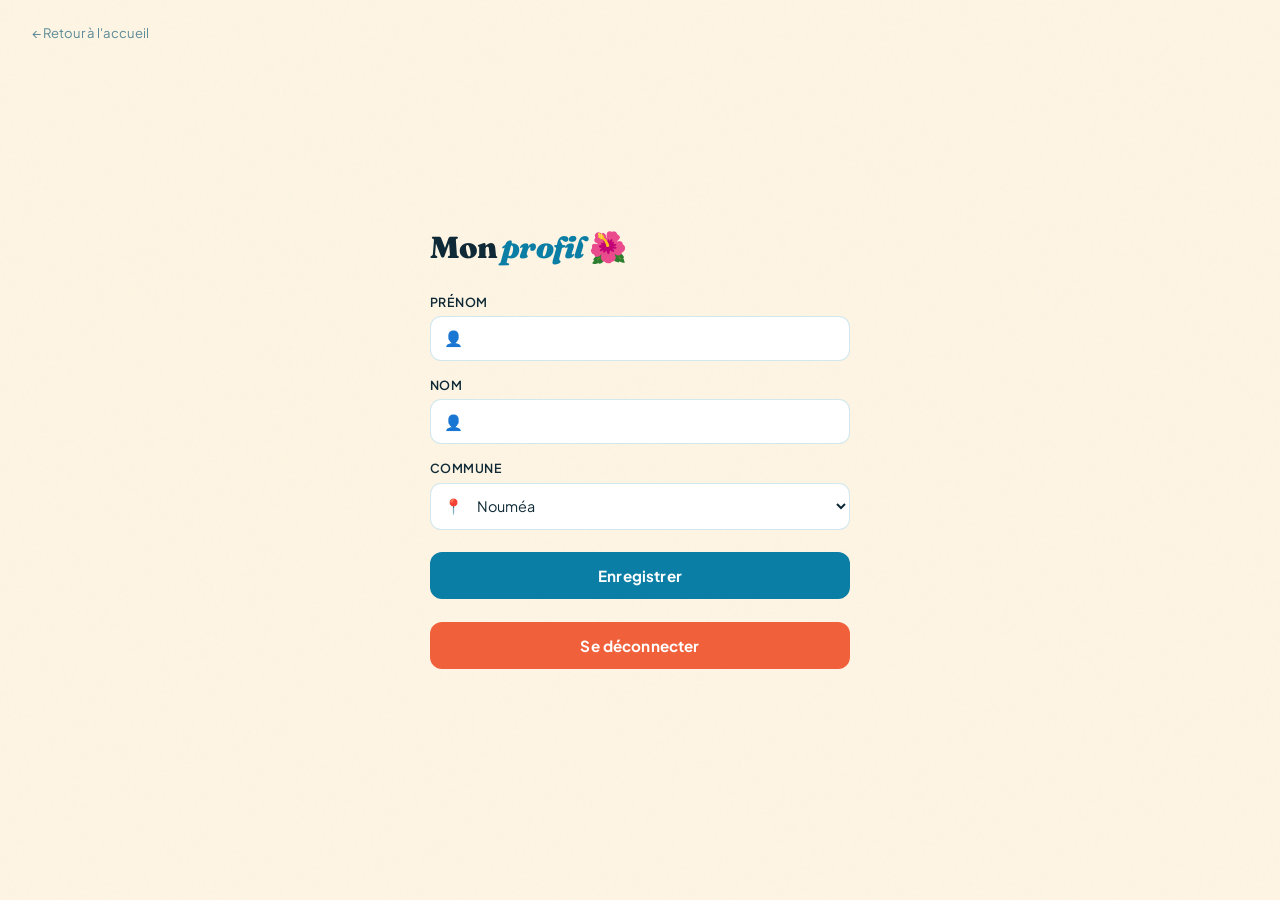
<file: pages/profil.html>
<!DOCTYPE html>
<html lang="fr">
<head>
<meta charset="UTF-8">
<meta name="viewport" content="width=device-width, initial-scale=1.0">
<title>Mon profil – EntaideÉtu</title>
<link href="https://fonts.googleapis.com/css2?family=Fraunces:wght@700;900&family=Plus+Jakarta+Sans:wght@400;500;600;700&display=swap" rel="stylesheet">
<link rel="stylesheet" href="../assets/css/style-auth.css">
</head>
<body>

<div class="panel-right" style="min-height:100vh">
  <a href="index.html" class="back-link">← Retour à l'accueil</a>

  <div class="form-wrap">
    <h2 class="form-title">Mon <em>profil</em> 🌺</h2>
    <p class="form-sub" id="email"></p>

    <div class="success-box" id="ok"><span>✅</span><p>Profil mis à jour.</p></div>
    <div class="alert-box" id="err"><span>⚠️</span><p id="err-msg"></p></div>

    <div class="field-group">
      <div class="field">
        <label for="prenom">Prénom</label>
        <div class="field-input-wrap">
          <span class="field-icon">👤</span>
          <input type="text" id="prenom" maxlength="50">
        </div>
      </div>

      <div class="field">
        <label for="nom">Nom</label>
        <div class="field-input-wrap">
          <span class="field-icon">👤</span>
          <input type="text" id="nom" maxlength="50">
        </div>
      </div>

      <div class="field">
        <label for="commune">Commune</label>
        <div class="field-input-wrap">
          <span class="field-icon">📍</span>
          <select id="commune">
            <option>Nouméa</option>
            <option>Dumbéa</option>
            <option>Paita</option>
            <option>Mont-Dore</option>
            <option>Koné</option>
            <option>Autre</option>
          </select>
        </div>
      </div>

      <button class="btn-submit" onclick="enregistrer()"><span class="btn-label">Enregistrer</span></button>
      <button class="btn-submit" style="background:var(--coral)" onclick="deconnexion()"><span class="btn-label">Se déconnecter</span></button>
    </div>
  </div>
</div>

<script>
// 1. Pré-remplir le formulaire avec l'utilisateur connecté (api/me.php)
fetch('../api/me.php')
  .then(r => r.ok ? r.json() : null)
  .then(data => {
    if (!data) { window.location.href = 'auth.html'; return; } // pas connecté
    const u = data.user;
    document.getElementById('email').textContent = u.email;
    document.getElementById('prenom').value = u.prenom;
    document.getElementById('nom').value = u.nom;
    document.getElementById('commune').value = u.commune || 'Autre';
  });

// 2. Envoyer les modifications à api/profil.php
function enregistrer() {
  document.getElementById('ok').classList.remove('show');
  document.getElementById('err').classList.remove('show');

  fetch('../api/profil.php', {
    method: 'POST',
    headers: { 'Content-Type': 'application/json' },
    body: JSON.stringify({
      prenom:  document.getElementById('prenom').value.trim(),
      nom:     document.getElementById('nom').value.trim(),
      commune: document.getElementById('commune').value
    })
  })
    .then(r => r.json().then(data => ({ ok: r.ok, data })))
    .then(({ ok, data }) => {
      if (!ok) {
        document.getElementById('err-msg').textContent = data.error;
        document.getElementById('err').classList.add('show');
        return;
      }
      document.getElementById('ok').classList.add('show');
    });
}

// 3. Déconnexion
function deconnexion() {
  fetch('../api/logout.php').then(() => window.location.href = 'index.html');
}
</script>
</body>
</html>
</file>
<file: assets/css/style-index.css>
:root {
  --lagoon:    #07b4c8;
  --deep:      #054a5e;
  --ocean:     #0a7ea4;
  --coral:     #f0603a;
  --sand:      #fdf4e3;
  --palm:      #2d6a4f;
  --sun:       #f9c846;
  --mist:      #e6f6f9;
  --foam:      #ffffff;
  --text:      #0f2a36;
  --soft:      #5b8a98;
  --night:     #061c26;
}
*, *::before, *::after { box-sizing: border-box; margin: 0; padding: 0; }
html { scroll-behavior: smooth; }
body {
  font-family: 'Plus Jakarta Sans', sans-serif;
  background: var(--sand);
  color: var(--text);
  overflow-x: hidden;
}

/* ══════════════════════════════════════════
   NAV
══════════════════════════════════════════ */
nav {
  position: fixed; top: 0; left: 0; right: 0; z-index: 200;
  display: flex; align-items: center; justify-content: space-between;
  padding: 0 2.5rem; height: 60px;
  background: rgba(6,28,38,0.82);
  backdrop-filter: blur(16px);
  border-bottom: 1px solid rgba(7,180,200,.18);
  transition: background .3s;
}
.nav-logo {
  font-family: 'Fraunces', serif;
  font-size: 1.25rem; font-weight: 900;
  color: #fff; letter-spacing: -0.03em;
  text-decoration: none;
}
.nav-logo em { font-style: italic; color: var(--lagoon); }
.nav-links { display: flex; gap: 2rem; align-items: center; }
.nav-links a {
  color: rgba(255,255,255,.6); font-size: .88rem;
  text-decoration: none; font-weight: 400;
  transition: color .2s; letter-spacing: .01em;
}
.nav-links a:hover { color: #fff; }
.nav-links a.active { color: var(--lagoon); }
.nav-cta {
  background: var(--coral); color: #fff !important;
  padding: .42rem 1.1rem; border-radius: 99px;
  font-weight: 600 !important; font-size: .82rem !important;
  transition: opacity .2s !important;
}
.nav-cta:hover { opacity: .88; }

/* ══════════════════════════════════════════
   HERO
══════════════════════════════════════════ */
.hero {
  min-height: 100vh;
  background: linear-gradient(170deg, var(--night) 0%, #083a4e 45%, #0a6070 100%);
  position: relative; overflow: hidden;
  display: flex; flex-direction: column;
  align-items: center; justify-content: center;
  padding: 7rem 2rem 10rem; text-align: center;
}

/* Floating orbs */
.orb {
  position: absolute; border-radius: 50%;
  filter: blur(60px); pointer-events: none; animation: drift 12s ease-in-out infinite;
}
.orb-1 { width: 500px; height: 500px; background: rgba(7,180,200,.15); top: -100px; right: -100px; animation-delay: 0s; }
.orb-2 { width: 350px; height: 350px; background: rgba(240,96,58,.1); bottom: 60px; left: -80px; animation-delay: -4s; }
.orb-3 { width: 280px; height: 280px; background: rgba(249,200,70,.08); top: 30%; left: 25%; animation-delay: -8s; }
@keyframes drift {
  0%,100% { transform: translate(0,0) scale(1); }
  33%      { transform: translate(20px,-30px) scale(1.05); }
  66%      { transform: translate(-15px,20px) scale(.96); }
}

/* Animated fish silhouettes */
.fish { position: absolute; font-size: 1.4rem; opacity: .18; pointer-events: none; animation: swim 20s linear infinite; }
.fish-1 { top: 20%; animation-duration: 22s; }
.fish-2 { top: 55%; animation-duration: 30s; animation-delay: -10s; font-size: 1rem; }
.fish-3 { top: 75%; animation-duration: 18s; animation-delay: -5s; font-size: .8rem; }
@keyframes swim {
  from { left: -5%; transform: scaleX(1); }
  49%  { transform: scaleX(1); }
  50%  { left: 105%; transform: scaleX(-1); }
  99%  { transform: scaleX(-1); }
  to   { left: -5%; transform: scaleX(-1); }
}

/* Hero content */
.hero-badge {
  display: inline-flex; align-items: center; gap: .5rem;
  background: rgba(7,180,200,.12); border: 1px solid rgba(7,180,200,.3);
  color: var(--lagoon); font-size: .78rem; font-weight: 500;
  letter-spacing: .1em; text-transform: uppercase;
  padding: .35rem 1rem; border-radius: 99px; margin-bottom: 1.6rem;
  animation: fadeUp .7s .1s both;
}
.hero h1 {
  font-family: 'Fraunces', serif;
  font-size: clamp(2.8rem, 7vw, 5.5rem);
  font-weight: 900; line-height: 1.0; letter-spacing: -0.03em;
  color: #fff; margin-bottom: 1rem;
  animation: fadeUp .7s .2s both;
}
.hero h1 .line-coral { color: var(--coral); }
.hero h1 .line-lagoon { color: var(--lagoon); font-style: italic; }
.hero-sub {
  font-size: 1.1rem; color: rgba(255,255,255,.6); max-width: 520px;
  line-height: 1.7; margin-bottom: 2.5rem;
  animation: fadeUp .7s .3s both;
}
.hero-buttons {
  display: flex; gap: 1rem; flex-wrap: wrap; justify-content: center;
  animation: fadeUp .7s .4s both;
}
.btn-hero-primary {
  background: var(--coral); color: #fff;
  padding: .85rem 2rem; border-radius: 12px;
  font-family: 'Plus Jakarta Sans', sans-serif;
  font-weight: 600; font-size: .95rem;
  text-decoration: none; letter-spacing: .01em;
  transition: transform .2s, box-shadow .2s;
  box-shadow: 0 6px 24px rgba(240,96,58,.35);
}
.btn-hero-primary:hover { transform: translateY(-2px); box-shadow: 0 10px 32px rgba(240,96,58,.45); }
.btn-hero-outline {
  background: rgba(255,255,255,.08); color: #fff;
  border: 1.5px solid rgba(255,255,255,.25);
  padding: .85rem 2rem; border-radius: 12px;
  font-family: 'Plus Jakarta Sans', sans-serif;
  font-weight: 500; font-size: .95rem;
  text-decoration: none;
  transition: background .2s, border-color .2s;
}
.btn-hero-outline:hover { background: rgba(255,255,255,.14); border-color: rgba(255,255,255,.5); }

@keyframes fadeUp {
  from { opacity: 0; transform: translateY(22px); }
  to   { opacity: 1; transform: translateY(0); }
}

/* Wave SVG at bottom of hero */
.hero-wave {
  position: absolute; bottom: -1px; left: 0; right: 0;
}

/* Scroll hint */
.scroll-hint {
  position: absolute; bottom: 5rem; left: 50%; transform: translateX(-50%);
  display: flex; flex-direction: column; align-items: center; gap: .5rem;
  color: rgba(255,255,255,.3); font-size: .72rem; letter-spacing: .1em;
  text-transform: uppercase; animation: fadeUp .7s .8s both;
}
.scroll-dot {
  width: 20px; height: 32px; border: 1.5px solid rgba(255,255,255,.25);
  border-radius: 99px; position: relative; overflow: hidden;
}
.scroll-dot::after {
  content: ''; position: absolute;
  width: 4px; height: 4px; border-radius: 50%;
  background: rgba(255,255,255,.5);
  left: 50%; top: 5px; transform: translateX(-50%);
  animation: scrollBounce 2s ease-in-out infinite;
}
@keyframes scrollBounce {
  0%,100% { top: 5px; opacity: 1; }
  80%      { top: 18px; opacity: 0; }
}

/* ══════════════════════════════════════════
   STATS BAND
══════════════════════════════════════════ */
.stats-band {
  background: var(--deep);
  display: flex; justify-content: center; flex-wrap: wrap;
  gap: 0; padding: 0;
}
.stat-item {
  flex: 1; min-width: 160px;
  padding: 1.8rem 2rem;
  text-align: center;
  border-right: 1px solid rgba(7,180,200,.12);
  position: relative;
}
.stat-item:last-child { border-right: none; }
.stat-num {
  font-family: 'Fraunces', serif;
  font-size: 2.4rem; font-weight: 900;
  color: var(--lagoon); line-height: 1;
  margin-bottom: .3rem;
}
.stat-label {
  font-size: .78rem; color: rgba(255,255,255,.45);
  text-transform: uppercase; letter-spacing: .08em;
}

/* ══════════════════════════════════════════
   SECTION SHARED
══════════════════════════════════════════ */
.section { padding: 5rem 2rem; }
.section-center { text-align: center; }
.section-tag {
  display: inline-block;
  font-size: .72rem; font-weight: 600;
  letter-spacing: .14em; text-transform: uppercase;
  color: var(--lagoon); margin-bottom: .8rem;
}
.section-title {
  font-family: 'Fraunces', serif;
  font-size: clamp(1.9rem, 4vw, 3rem);
  font-weight: 900; letter-spacing: -0.03em;
  line-height: 1.1; color: var(--text);
  margin-bottom: .8rem;
}
.section-title em { font-style: italic; color: var(--coral); }
.section-sub {
  font-size: 1rem; color: var(--soft);
  max-width: 540px; margin: 0 auto; line-height: 1.7;
}

/* ══════════════════════════════════════════
   SERVICES CARDS
══════════════════════════════════════════ */
.services { background: var(--sand); }
.services-grid {
  max-width: 1100px; margin: 3rem auto 0;
  display: grid;
  grid-template-columns: repeat(auto-fit, minmax(270px, 1fr));
  gap: 1.4rem;
}
.service-card {
  background: #fff; border-radius: 20px;
  padding: 2rem 1.8rem;
  border: 1px solid rgba(10,126,164,.1);
  box-shadow: 0 2px 16px rgba(10,126,164,.06);
  transition: transform .22s, box-shadow .22s;
  position: relative; overflow: hidden;
  text-decoration: none; color: inherit;
  display: block;
}
.service-card::before {
  content: ''; position: absolute;
  top: 0; left: 0; right: 0; height: 3px;
  background: var(--card-color, var(--lagoon));
}
.service-card:hover {
  transform: translateY(-5px);
  box-shadow: 0 16px 40px rgba(10,126,164,.14);
}
.service-icon {
  font-size: 2.2rem; margin-bottom: 1.1rem;
  display: block;
}
.service-card h3 {
  font-family: 'Fraunces', serif;
  font-size: 1.25rem; font-weight: 700;
  margin-bottom: .5rem; color: var(--text);
}
.service-card p {
  font-size: .88rem; color: var(--soft);
  line-height: 1.65;
}
.service-link {
  display: inline-flex; align-items: center; gap: .35rem;
  margin-top: 1.2rem; font-size: .82rem; font-weight: 600;
  color: var(--card-color, var(--lagoon)); text-decoration: none;
}
.service-link::after { content: '→'; transition: transform .2s; }
.service-card:hover .service-link::after { transform: translateX(4px); }
.service-count {
  position: absolute; top: 1.4rem; right: 1.4rem;
  background: rgba(10,126,164,.08); color: var(--ocean);
  font-size: .72rem; font-weight: 600;
  padding: .2rem .6rem; border-radius: 99px;
}

/* ══════════════════════════════════════════
   TRAJETS PARTAGÉS BANNER
══════════════════════════════════════════ */
.trajets-band {
  background: linear-gradient(135deg, var(--palm) 0%, #1e4d3a 100%);
  padding: 4rem 2rem;
}
.trajets-inner {
  max-width: 1000px; margin: 0 auto;
  display: flex; align-items: center; gap: 3rem; flex-wrap: wrap;
}
.trajets-text { flex: 1; min-width: 260px; }
.trajets-text .section-tag { color: #7ecba1; }
.trajets-text .section-title { color: #fff; }
.trajets-text .section-sub { color: rgba(255,255,255,.65); max-width: none; }
.trajets-cards {
  flex: 1; min-width: 260px;
  display: flex; flex-direction: column; gap: .8rem;
}
.trajet-item {
  background: rgba(255,255,255,.08); border: 1px solid rgba(255,255,255,.12);
  border-radius: 14px; padding: .9rem 1.2rem;
  display: flex; align-items: center; gap: 1rem;
  color: #fff;
}
.trajet-avatar {
  width: 38px; height: 38px; border-radius: 50%;
  background: rgba(255,255,255,.15);
  display: flex; align-items: center; justify-content: center;
  font-size: 1rem; flex-shrink: 0;
}
.trajet-info { flex: 1; }
.trajet-route {
  font-size: .9rem; font-weight: 600; margin-bottom: .15rem;
}
.trajet-meta { font-size: .75rem; color: rgba(255,255,255,.55); }
.trajet-badge {
  background: rgba(249,200,70,.18); color: var(--sun);
  font-size: .72rem; font-weight: 600;
  padding: .22rem .6rem; border-radius: 99px; flex-shrink: 0;
}
.btn-trajets {
  display: inline-flex; align-items: center; gap: .5rem;
  margin-top: 1.8rem; background: rgba(255,255,255,.12);
  border: 1.5px solid rgba(255,255,255,.25);
  color: #fff; padding: .75rem 1.6rem;
  border-radius: 10px; font-weight: 500; font-size: .88rem;
  text-decoration: none; cursor: pointer;
  transition: background .2s; font-family: 'Plus Jakarta Sans', sans-serif;
}
.btn-trajets:hover { background: rgba(255,255,255,.2); }

/* ══════════════════════════════════════════
   FORUM
══════════════════════════════════════════ */
.forum-section { background: var(--mist); }
.forum-wrap { max-width: 860px; margin: 2.5rem auto 0; }

/* Categories tabs */
.forum-tabs {
  display: flex; gap: .6rem; flex-wrap: wrap; margin-bottom: 1.4rem;
}
.forum-tab {
  padding: .45rem 1rem; border-radius: 99px;
  border: 1.5px solid rgba(10,126,164,.2);
  background: transparent; cursor: pointer;
  font-family: 'Plus Jakarta Sans', sans-serif;
  font-size: .82rem; color: var(--soft);
  transition: all .18s;
}
.forum-tab.active, .forum-tab:hover {
  background: var(--ocean); border-color: var(--ocean);
  color: #fff;
}

/* New topic input */
.forum-compose {
  background: #fff; border-radius: 16px;
  padding: 1.2rem 1.4rem; margin-bottom: 1.4rem;
  border: 1px solid rgba(10,126,164,.12);
  box-shadow: 0 2px 12px rgba(10,126,164,.05);
}
.compose-top {
  display: flex; gap: .8rem; align-items: flex-start;
}
.compose-avatar {
  width: 38px; height: 38px; border-radius: 50%;
  background: linear-gradient(135deg, var(--lagoon), var(--ocean));
  display: flex; align-items: center; justify-content: center;
  color: #fff; font-size: .9rem; font-weight: 700; flex-shrink: 0;
}
.compose-fields { flex: 1; display: flex; flex-direction: column; gap: .6rem; }
.compose-fields input,
.compose-fields textarea,
.compose-fields select {
  width: 100%; border: 1.5px solid rgba(10,126,164,.15);
  border-radius: 10px; padding: .6rem .9rem;
  font-family: 'Plus Jakarta Sans', sans-serif;
  font-size: .88rem; color: var(--text);
  background: var(--sand); outline: none; resize: none;
  transition: border-color .18s;
}
.compose-fields input:focus,
.compose-fields textarea:focus { border-color: var(--ocean); }
.compose-fields textarea { min-height: 72px; }
.compose-row {
  display: flex; justify-content: flex-end; gap: .7rem;
  margin-top: .4rem; align-items: center;
}
.compose-cat {
  font-size: .78rem; color: var(--soft); font-weight: 500;
}
.btn-post {
  background: var(--ocean); color: #fff;
  border: none; padding: .55rem 1.4rem;
  border-radius: 10px; cursor: pointer;
  font-family: 'Plus Jakarta Sans', sans-serif;
  font-weight: 600; font-size: .85rem;
  transition: background .18s;
}
.btn-post:hover { background: var(--deep); }

/* Thread cards */
.thread-list { display: flex; flex-direction: column; gap: .9rem; }
.thread {
  background: #fff; border-radius: 16px;
  padding: 1.3rem 1.5rem;
  border: 1px solid rgba(10,126,164,.1);
  box-shadow: 0 2px 10px rgba(10,126,164,.04);
  transition: transform .18s, box-shadow .18s;
  cursor: pointer;
  animation: fadeUp .35s ease both;
}
.thread:hover {
  transform: translateX(4px);
  box-shadow: 0 4px 20px rgba(10,126,164,.1);
}
.thread-head {
  display: flex; align-items: flex-start; gap: .9rem;
}
.thread-av {
  width: 40px; height: 40px; border-radius: 50%;
  display: flex; align-items: center; justify-content: center;
  font-size: .85rem; font-weight: 700; color: #fff; flex-shrink: 0;
}
.thread-meta { flex: 1; }
.thread-title {
  font-family: 'Fraunces', serif;
  font-size: 1rem; font-weight: 700;
  color: var(--text); margin-bottom: .25rem; line-height: 1.3;
}
.thread-excerpt {
  font-size: .82rem; color: var(--soft); line-height: 1.5;
  display: -webkit-box; -webkit-line-clamp: 2;
  -webkit-box-orient: vertical; overflow: hidden;
}
.thread-foot {
  display: flex; align-items: center; gap: .8rem;
  margin-top: .9rem; padding-top: .8rem;
  border-top: 1px solid rgba(10,126,164,.07);
  flex-wrap: wrap;
}
.thread-cat {
  font-size: .72rem; font-weight: 600;
  letter-spacing: .05em; text-transform: uppercase;
  padding: .2rem .65rem; border-radius: 99px;
}
.thread-author {
  font-size: .78rem; color: var(--soft);
}
.thread-stats {
  margin-left: auto; display: flex; gap: 1rem;
}
.thread-stat {
  font-size: .78rem; color: var(--soft);
  display: flex; align-items: center; gap: .3rem;
}
.thread-new {
  background: var(--coral); color: #fff;
  font-size: .65rem; font-weight: 700;
  padding: .15rem .5rem; border-radius: 99px;
  letter-spacing: .06em; text-transform: uppercase;
}

/* Forum modal overlay */
.modal-overlay {
  position: fixed; inset: 0; z-index: 500;
  background: rgba(6,28,38,.7); backdrop-filter: blur(6px);
  display: none; align-items: center; justify-content: center;
  padding: 1rem;
}
.modal-overlay.open { display: flex; }
.modal {
  background: #fff; border-radius: 20px;
  max-width: 640px; width: 100%; max-height: 80vh;
  overflow-y: auto;
  box-shadow: 0 24px 80px rgba(0,0,0,.25);
  animation: fadeUp .25s ease;
}
.modal-head {
  padding: 1.4rem 1.6rem 1rem;
  border-bottom: 1px solid rgba(10,126,164,.1);
  position: sticky; top: 0; background: #fff; z-index: 1;
  display: flex; justify-content: space-between; align-items: flex-start;
}
.modal-head h3 {
  font-family: 'Fraunces', serif;
  font-size: 1.15rem; font-weight: 700; color: var(--text); line-height: 1.3;
}
.modal-close {
  background: none; border: none; cursor: pointer; font-size: 1.3rem;
  color: var(--soft); padding: .2rem; line-height: 1;
  transition: color .18s;
}
.modal-close:hover { color: var(--text); }
.modal-body { padding: 1.2rem 1.6rem 1.6rem; }
.modal-post {
  font-size: .92rem; color: var(--text); line-height: 1.75;
  margin-bottom: 1.4rem;
}
.modal-replies { display: flex; flex-direction: column; gap: .9rem; }
.reply {
  background: var(--mist); border-radius: 12px;
  padding: .9rem 1.1rem;
}
.reply-head {
  display: flex; align-items: center; gap: .6rem; margin-bottom: .5rem;
}
.reply-av {
  width: 30px; height: 30px; border-radius: 50%;
  background: linear-gradient(135deg, var(--palm), #49a078);
  display: flex; align-items: center; justify-content: center;
  font-size: .7rem; font-weight: 700; color: #fff; flex-shrink: 0;
}
.reply-name { font-size: .82rem; font-weight: 600; color: var(--text); }
.reply-time { font-size: .72rem; color: var(--soft); margin-left: auto; }
.reply-text { font-size: .85rem; color: var(--text); line-height: 1.65; }
.reply-compose {
  margin-top: 1.2rem; display: flex; gap: .7rem;
  align-items: flex-end;
}
.reply-compose textarea {
  flex: 1; border: 1.5px solid rgba(10,126,164,.18);
  border-radius: 10px; padding: .6rem .9rem;
  font-family: 'Plus Jakarta Sans', sans-serif;
  font-size: .85rem; resize: none; min-height: 64px;
  outline: none; background: var(--sand); color: var(--text);
}
.reply-compose textarea:focus { border-color: var(--ocean); }
.btn-reply {
  background: var(--ocean); color: #fff; border: none;
  padding: .6rem 1.2rem; border-radius: 10px;
  cursor: pointer; font-weight: 600; font-size: .82rem;
  font-family: 'Plus Jakarta Sans', sans-serif;
  white-space: nowrap; align-self: flex-end;
  transition: background .18s;
}
.btn-reply:hover { background: var(--deep); }

/* ══════════════════════════════════════════
   TROPICAL DIVIDER
══════════════════════════════════════════ */
.wave-divider { display: block; width: 100%; line-height: 0; }

/* ══════════════════════════════════════════
   COMMUNITY CTA
══════════════════════════════════════════ */
.cta-section {
  background: var(--deep);
  padding: 5rem 2rem;
  text-align: center;
  position: relative; overflow: hidden;
}
.cta-section::before {
  content: '';
  position: absolute; inset: 0;
  background: radial-gradient(ellipse 80% 60% at 50% 50%, rgba(7,180,200,.12) 0%, transparent 65%);
  pointer-events: none;
}
.cta-section .section-title { color: #fff; }
.cta-section .section-sub { color: rgba(255,255,255,.55); }
.cta-emojis { font-size: 2.5rem; margin-bottom: 1.5rem; letter-spacing: .5rem; }
.btn-cta-main {
  display: inline-block; margin-top: 2rem;
  background: var(--coral); color: #fff;
  padding: 1rem 2.5rem; border-radius: 12px;
  font-weight: 700; font-size: 1rem;
  text-decoration: none;
  box-shadow: 0 8px 28px rgba(240,96,58,.3);
  transition: transform .2s, box-shadow .2s;
}
.btn-cta-main:hover { transform: translateY(-2px); box-shadow: 0 14px 36px rgba(240,96,58,.4); }

/* ══════════════════════════════════════════
   FOOTER
══════════════════════════════════════════ */
footer {
  background: var(--night);
  padding: 3rem 2rem 1.5rem;
}
.footer-inner {
  max-width: 1000px; margin: 0 auto;
  display: flex; gap: 3rem; flex-wrap: wrap;
  padding-bottom: 2rem;
  border-bottom: 1px solid rgba(255,255,255,.07);
}
.footer-brand .nav-logo { font-size: 1.5rem; display: block; margin-bottom: .7rem; }
.footer-brand p {
  font-size: .82rem; color: rgba(255,255,255,.4);
  line-height: 1.65; max-width: 220px;
}
.footer-col h4 {
  font-size: .8rem; font-weight: 600;
  letter-spacing: .1em; text-transform: uppercase;
  color: rgba(255,255,255,.35); margin-bottom: 1rem;
}
.footer-col a {
  display: block; font-size: .85rem;
  color: rgba(255,255,255,.5); text-decoration: none;
  margin-bottom: .55rem; transition: color .18s;
}
.footer-col a:hover { color: var(--lagoon); }
.footer-bottom {
  max-width: 1000px; margin: 1.2rem auto 0;
  display: flex; justify-content: space-between; align-items: center;
  flex-wrap: wrap; gap: .5rem;
}
.footer-bottom p { font-size: .75rem; color: rgba(255,255,255,.25); }
.footer-heart { color: var(--coral); }

/* ══════════════════════════════════════════
   UTILITIES
══════════════════════════════════════════ */
.max-wrap { max-width: 1100px; margin: 0 auto; }
@media (max-width: 640px) {
  .nav-links { display: none; }
  .hero h1 { font-size: 2.6rem; }
  .stats-band { flex-wrap: wrap; }
  .stat-item { min-width: 50%; border-right: none; border-bottom: 1px solid rgba(7,180,200,.1); }
  .trajets-inner { flex-direction: column; }
}
</file>
<file: assets/css/style-auth.css>
:root {
  --lagoon:  #07b4c8;
  --deep:    #054a5e;
  --ocean:   #0a7ea4;
  --coral:   #f0603a;
  --sand:    #fdf4e3;
  --palm:    #2d6a4f;
  --sun:     #f9c846;
  --mist:    #e6f6f9;
  --text:    #0f2a36;
  --soft:    #5b8a98;
  --night:   #061c26;
  --error:   #e74c3c;
  --success: #27ae60;
}
*, *::before, *::after { box-sizing: border-box; margin: 0; padding: 0; }
html, body { height: 100%; }
body {
  font-family: 'Plus Jakarta Sans', sans-serif;
  background: var(--night);
  color: var(--text);
  min-height: 100vh;
  overflow-x: hidden;
}

/* ══════════════════════════════════════════
   LAYOUT SPLIT
══════════════════════════════════════════ */
.auth-layout {
  display: grid;
  grid-template-columns: 1fr 1fr;
  min-height: 100vh;
}

/* ══════════════════════════════════════════
   PANEL GAUCHE – VISUEL TROPICAL
══════════════════════════════════════════ */
.panel-left {
  background: linear-gradient(160deg, var(--night) 0%, #083a4e 40%, #0b6070 100%);
  position: relative; overflow: hidden;
  display: flex; flex-direction: column;
  justify-content: center; align-items: flex-start;
  padding: 4rem 3.5rem;
}

/* Orbs flottants */
.orb {
  position: absolute; border-radius: 50%;
  filter: blur(70px); pointer-events: none;
  animation: drift 14s ease-in-out infinite;
}
.orb-1 { width: 420px; height: 420px; background: rgba(7,180,200,.15); top: -80px; right: -100px; }
.orb-2 { width: 280px; height: 280px; background: rgba(240,96,58,.1); bottom: 40px; left: -60px; animation-delay: -6s; }
.orb-3 { width: 200px; height: 200px; background: rgba(249,200,70,.07); top: 45%; left: 35%; animation-delay: -10s; }
@keyframes drift {
  0%,100% { transform: translate(0,0) scale(1); }
  40%      { transform: translate(18px,-25px) scale(1.06); }
  70%      { transform: translate(-12px,18px) scale(.95); }
}

/* Éléments décoratifs SVG */
.deco-coral { position: absolute; bottom: 0; right: 0; opacity: .06; }
.deco-wave  { position: absolute; bottom: 120px; left: 0; opacity: .04; }

/* Poissons animés */
.fish { position: absolute; pointer-events: none; animation: swim 22s linear infinite; opacity: .15; font-size: 1.3rem; }
.fish:nth-child(1) { top: 22%; animation-duration: 24s; }
.fish:nth-child(2) { top: 60%; animation-duration: 18s; animation-delay: -8s; font-size: 1rem; }
@keyframes swim {
  from { left: -5%; }
  to   { left: 105%; }
}

/* Contenu gauche */
.left-logo {
  font-family: 'Fraunces', serif; font-weight: 900;
  font-size: 1.6rem; letter-spacing: -0.03em;
  color: #fff; text-decoration: none; margin-bottom: 3.5rem;
  position: relative; z-index: 1;
}
.left-logo em { font-style: italic; color: var(--lagoon); }

.left-headline {
  font-family: 'Fraunces', serif; font-weight: 900;
  font-size: clamp(2.2rem, 3.5vw, 3.2rem);
  line-height: 1.08; letter-spacing: -0.03em;
  color: #fff; margin-bottom: 1.2rem;
  position: relative; z-index: 1;
}
.left-headline em { font-style: italic; color: var(--lagoon); }
.left-headline .coral { color: var(--coral); }

.left-sub {
  font-size: .95rem; color: rgba(255,255,255,.55);
  line-height: 1.75; max-width: 340px;
  position: relative; z-index: 1; margin-bottom: 2.8rem;
}

/* Features list */
.feat-list {
  display: flex; flex-direction: column; gap: .9rem;
  position: relative; z-index: 1;
}
.feat-item {
  display: flex; align-items: center; gap: .9rem;
}
.feat-icon {
  width: 38px; height: 38px; border-radius: 10px;
  background: rgba(7,180,200,.15); border: 1px solid rgba(7,180,200,.25);
  display: flex; align-items: center; justify-content: center;
  font-size: 1rem; flex-shrink: 0;
}
.feat-text { font-size: .85rem; color: rgba(255,255,255,.65); font-weight: 400; }
.feat-text strong { color: rgba(255,255,255,.9); font-weight: 600; }

/* Bottom testimonial */
.left-testimonial {
  position: absolute; bottom: 2.5rem; left: 3.5rem; right: 3.5rem;
  background: rgba(255,255,255,.06); border: 1px solid rgba(255,255,255,.1);
  border-radius: 14px; padding: 1.1rem 1.3rem;
  z-index: 1;
}
.testi-text {
  font-size: .82rem; color: rgba(255,255,255,.65);
  font-style: italic; line-height: 1.6; margin-bottom: .65rem;
}
.testi-author {
  display: flex; align-items: center; gap: .6rem;
}
.testi-av {
  width: 28px; height: 28px; border-radius: 50%;
  background: linear-gradient(135deg, var(--coral), #f9a825);
  display: flex; align-items: center; justify-content: center;
  font-size: .65rem; font-weight: 700; color: #fff; flex-shrink: 0;
}
.testi-name { font-size: .78rem; color: rgba(255,255,255,.5); }
.testi-stars { margin-left: auto; color: var(--sun); font-size: .8rem; }

/* ══════════════════════════════════════════
   PANEL DROIT – FORMULAIRES
══════════════════════════════════════════ */
.panel-right {
  background: var(--sand);
  display: flex; flex-direction: column;
  justify-content: center; align-items: center;
  padding: 3rem 2.5rem;
  position: relative;
}

/* Texture grain subtile */
.panel-right::before {
  content: '';
  position: absolute; inset: 0; pointer-events: none;
  background-image: url("data:image/svg+xml,%3Csvg viewBox='0 0 256 256' xmlns='http://www.w3.org/2000/svg'%3E%3Cfilter id='noise'%3E%3CfeTurbulence type='fractalNoise' baseFrequency='.9' numOctaves='4' stitchTiles='stitch'/%3E%3C/filter%3E%3Crect width='100%25' height='100%25' filter='url(%23noise)' opacity='.03'/%3E%3C/svg%3E");
  opacity: .4;
}

.form-wrap {
  width: 100%; max-width: 420px;
  position: relative; z-index: 1;
}

/* Toggle login/register */
.form-toggle {
  display: flex; background: rgba(10,126,164,.1);
  border-radius: 12px; padding: 4px;
  margin-bottom: 2.2rem;
}
.toggle-btn {
  flex: 1; padding: .6rem;
  border: none; background: transparent; cursor: pointer;
  font-family: 'Plus Jakarta Sans', sans-serif;
  font-size: .88rem; font-weight: 500; color: var(--soft);
  border-radius: 9px; transition: all .22s;
}
.toggle-btn.active {
  background: #fff; color: var(--ocean);
  font-weight: 700;
  box-shadow: 0 2px 12px rgba(10,126,164,.12);
}

/* Form title */
.form-title {
  font-family: 'Fraunces', serif; font-weight: 900;
  font-size: 1.9rem; letter-spacing: -0.03em;
  color: var(--text); margin-bottom: .4rem;
  line-height: 1.1;
}
.form-title em { font-style: italic; color: var(--ocean); }
.form-sub {
  font-size: .88rem; color: var(--soft);
  margin-bottom: 1.8rem; line-height: 1.6;
}

/* Fields */
.field-group { display: flex; flex-direction: column; gap: 1rem; }
.field { display: flex; flex-direction: column; gap: .4rem; }
.field-row { display: grid; grid-template-columns: 1fr 1fr; gap: .8rem; }
.field label {
  font-size: .78rem; font-weight: 600;
  color: var(--text); letter-spacing: .04em;
  text-transform: uppercase;
}
.field-input-wrap { position: relative; }
.field-input-wrap .field-icon {
  position: absolute; left: .85rem; top: 50%;
  transform: translateY(-50%);
  color: var(--soft); pointer-events: none; font-size: .95rem;
  transition: color .18s;
}
.field input, .field select {
  width: 100%; padding: .78rem .85rem .78rem 2.6rem;
  border: 1.5px solid rgba(10,126,164,.18);
  border-radius: 11px; background: #fff;
  font-family: 'Plus Jakarta Sans', sans-serif;
  font-size: .9rem; color: var(--text);
  outline: none; transition: border-color .18s, box-shadow .18s;
}
.field input:focus, .field select:focus {
  border-color: var(--ocean);
  box-shadow: 0 0 0 3px rgba(10,126,164,.1);
}
.field input.error { border-color: var(--error); }
.field input.error:focus { box-shadow: 0 0 0 3px rgba(231,76,60,.1); }
.field-error {
  font-size: .75rem; color: var(--error);
  display: none; align-items: center; gap: .3rem;
}
.field-error.show { display: flex; }

/* Password toggle */
.pw-toggle {
  position: absolute; right: .85rem; top: 50%;
  transform: translateY(-50%);
  background: none; border: none; cursor: pointer;
  color: var(--soft); font-size: .85rem; padding: .1rem;
  transition: color .18s;
}
.pw-toggle:hover { color: var(--ocean); }

/* Checkbox */
.field-check {
  display: flex; align-items: flex-start; gap: .65rem; cursor: pointer;
}
.field-check input[type=checkbox] {
  width: 17px; height: 17px; border-radius: 5px;
  border: 1.5px solid rgba(10,126,164,.3);
  accent-color: var(--ocean); cursor: pointer;
  flex-shrink: 0; margin-top: .1rem; padding: 0;
  position: relative;
  z-index: 2;
}
.field-check span {
  font-size: .82rem; color: var(--soft); line-height: 1.5;
}
.field-check a { color: var(--ocean); text-decoration: none; font-weight: 500; }

/* Divider */
.divider {
  display: flex; align-items: center; gap: .8rem;
  margin: 1.2rem 0; color: var(--soft); font-size: .78rem;
}
.divider::before, .divider::after {
  content: ''; flex: 1; height: 1px;
  background: rgba(10,126,164,.15);
}

/* Submit button */
.btn-submit {
  width: 100%; padding: .88rem;
  background: var(--ocean); color: #fff;
  border: none; border-radius: 12px;
  font-family: 'Plus Jakarta Sans', sans-serif;
  font-weight: 700; font-size: .95rem; cursor: pointer;
  transition: all .22s; margin-top: .4rem;
  display: flex; align-items: center; justify-content: center; gap: .5rem;
  letter-spacing: .01em;
  position: relative; overflow: hidden;
}
.btn-submit::after {
  content: ''; position: absolute; inset: 0;
  background: rgba(255,255,255,0);
  transition: background .2s;
}
.btn-submit:hover { background: var(--deep); transform: translateY(-1px); box-shadow: 0 8px 24px rgba(10,126,164,.25); }
.btn-submit:active { transform: translateY(0); }
.btn-submit.loading { pointer-events: none; opacity: .7; }
.btn-submit .spinner {
  width: 16px; height: 16px;
  border: 2px solid rgba(255,255,255,.3);
  border-top-color: #fff; border-radius: 50%;
  animation: spin .7s linear infinite; display: none;
}
.btn-submit.loading .spinner { display: block; }
.btn-submit.loading .btn-label { opacity: 0; }
@keyframes spin { to { transform: rotate(360deg); } }

/* Success message */
.success-box {
  background: rgba(39,174,96,.1); border: 1.5px solid rgba(39,174,96,.3);
  border-radius: 12px; padding: 1rem 1.2rem;
  display: none; align-items: flex-start; gap: .7rem;
  margin-bottom: 1rem;
}
.success-box.show { display: flex; }
.success-box p { font-size: .85rem; color: #1a6b35; line-height: 1.5; }

/* Alert error box */
.alert-box {
  background: rgba(231,76,60,.08); border: 1.5px solid rgba(231,76,60,.25);
  border-radius: 12px; padding: 1rem 1.2rem;
  display: none; align-items: flex-start; gap: .7rem;
  margin-bottom: 1rem;
}
.alert-box.show { display: flex; }
.alert-box p { font-size: .85rem; color: #8b1a10; line-height: 1.5; }

/* Forgot password */
.forgot-link {
  text-align: right; margin-top: -.4rem; margin-bottom: .4rem;
}
.forgot-link a {
  font-size: .78rem; color: var(--ocean);
  text-decoration: none; font-weight: 500;
}
.forgot-link a:hover { text-decoration: underline; }

/* Already account */
.switch-link {
  text-align: center; margin-top: 1.4rem;
  font-size: .84rem; color: var(--soft);
}
.switch-link a { color: var(--ocean); font-weight: 600; text-decoration: none; }
.switch-link a:hover { text-decoration: underline; }

/* Strength bar */
.pw-strength { margin-top: .35rem; }
.pw-strength-bar {
  height: 3px; border-radius: 99px;
  background: rgba(10,126,164,.1);
  overflow: hidden;
}
.pw-strength-fill {
  height: 100%; border-radius: 99px;
  width: 0%; transition: width .3s, background .3s;
}
.pw-strength-label {
  font-size: .72rem; color: var(--soft);
  margin-top: .3rem; display: none;
}

/* Form panels (login/register) */
.form-panel { display: none; animation: fadeIn .3s ease; }
.form-panel.active { display: block; }
@keyframes fadeIn { from { opacity: 0; transform: translateY(10px); } to { opacity: 1; transform: translateY(0); } }

/* Back link */
.back-link {
  position: absolute; top: 1.5rem; left: 2rem;
  display: flex; align-items: center; gap: .4rem;
  font-size: .82rem; color: var(--soft); text-decoration: none;
  transition: color .18s;
}
.back-link:hover { color: var(--ocean); }

/* Badge commune */
.commune-badges {
  display: flex; flex-wrap: wrap; gap: .5rem; margin-top: -.3rem;
}
.commune-badge {
  padding: .3rem .75rem; border-radius: 99px;
  font-size: .75rem; font-weight: 500; cursor: pointer;
  border: 1.5px solid rgba(10,126,164,.2); color: var(--soft);
  background: transparent; transition: all .18s;
  font-family: 'Plus Jakarta Sans', sans-serif;
}
.commune-badge.selected {
  background: var(--ocean); border-color: var(--ocean); color: #fff;
}

/* Profile success screen */
.success-screen {
  display: none; text-align: center;
  animation: fadeIn .4s ease;
}
.success-screen.show { display: block; }
.success-avatar {
  width: 72px; height: 72px; border-radius: 50%;
  background: linear-gradient(135deg, var(--lagoon), var(--ocean));
  display: flex; align-items: center; justify-content: center;
  font-size: 1.8rem; font-weight: 900; color: #fff;
  margin: 0 auto 1.2rem; font-family: 'Fraunces', serif;
  box-shadow: 0 8px 24px rgba(7,180,200,.3);
}
.success-screen h2 {
  font-family: 'Fraunces', serif; font-size: 1.6rem;
  font-weight: 900; color: var(--text); margin-bottom: .5rem;
}
.success-screen p { font-size: .9rem; color: var(--soft); line-height: 1.65; margin-bottom: 1.8rem; }
.btn-go {
  display: inline-block; background: var(--coral); color: #fff;
  padding: .85rem 2rem; border-radius: 12px;
  font-weight: 700; font-size: .95rem; text-decoration: none;
  box-shadow: 0 6px 20px rgba(240,96,58,.3);
  transition: transform .2s, box-shadow .2s;
}
.btn-go:hover { transform: translateY(-2px); box-shadow: 0 10px 28px rgba(240,96,58,.4); }

/* ══════════════════════════════════════════
   RESPONSIVE
══════════════════════════════════════════ */
@media (max-width: 860px) {
  .auth-layout { grid-template-columns: 1fr; }
  .panel-left {
    min-height: 220px; padding: 2rem 1.5rem;
    justify-content: flex-start;
  }
  .left-headline { font-size: 1.8rem; }
  .feat-list { display: none; }
  .left-testimonial { display: none; }
  .left-sub { margin-bottom: 0; }
  .panel-right { padding: 2rem 1.5rem 3rem; }
  .field-row { grid-template-columns: 1fr; }
}
</file>
<file: assets/css/style-autoecoles-noumea.css>
/*
 * Feuille de style extraite de autoecoles-noumea.html
 */
:root {
  --ocean:   #0a7ea4;
  --lagoon:  #1ab8d8;
  --coral:   #f2714b;
  --sand:    #fdf6ec;
  --dusk:    #0d2b3e;
  --mist:    #e8f5f9;
  --gold:    #f5b945;
  --text:    #1a2e3b;
  --light:   #6b8fa0;
}

*, *::before, *::after { box-sizing: border-box; margin: 0; padding: 0; }

body {
  font-family: 'DM Sans', sans-serif;
  background: var(--sand);
  color: var(--text);
  min-height: 100vh;
  overflow-x: hidden;
}

/* ── NAV ─────────────────────────────────────────────────── */
nav {
  background: var(--dusk);
  padding: 0 2rem;
  display: flex;
  align-items: center;
  justify-content: space-between;
  height: 58px;
  position: sticky;
  top: 0;
  z-index: 100;
  box-shadow: 0 2px 20px rgba(0,0,0,0.25);
}
.nav-logo {
  font-family: 'Syne', sans-serif;
  font-weight: 800;
  font-size: 1.1rem;
  color: #fff;
  letter-spacing: -0.02em;
}
.nav-logo span { color: var(--lagoon); }
.nav-links { display: flex; gap: 1.6rem; }
.nav-links a {
  color: rgba(255,255,255,0.65);
  text-decoration: none;
  font-size: 0.88rem;
  font-weight: 400;
  transition: color .2s;
}
.nav-links a:hover, .nav-links a.active { color: #fff; }
.nav-links a.active { color: var(--lagoon); font-weight: 500; }

/* ── HERO ────────────────────────────────────────────────── */
.hero {
  background: var(--dusk);
  position: relative;
  overflow: hidden;
  padding: 4rem 2rem 3.5rem;
  text-align: center;
}
.hero::before {
  content: '';
  position: absolute;
  inset: 0;
  background:
    radial-gradient(ellipse 70% 60% at 80% 10%, rgba(26,184,216,.18) 0%, transparent 60%),
    radial-gradient(ellipse 50% 80% at 10% 90%, rgba(242,113,75,.12) 0%, transparent 55%);
  pointer-events: none;
}
.hero-tag {
  display: inline-flex;
  align-items: center;
  gap: .45rem;
  background: rgba(26,184,216,.15);
  border: 1px solid rgba(26,184,216,.35);
  color: var(--lagoon);
  font-size: .78rem;
  font-weight: 500;
  letter-spacing: .06em;
  text-transform: uppercase;
  padding: .3rem .85rem;
  border-radius: 99px;
  margin-bottom: 1.2rem;
}
.hero h1 {
  font-family: 'Syne', sans-serif;
  font-size: clamp(2rem, 5vw, 3.2rem);
  font-weight: 800;
  color: #fff;
  line-height: 1.1;
  letter-spacing: -0.03em;
  margin-bottom: .9rem;
}
.hero h1 em {
  font-style: normal;
  color: var(--coral);
}
.hero p {
  color: rgba(255,255,255,0.6);
  font-size: 1.05rem;
  max-width: 500px;
  margin: 0 auto 2rem;
  line-height: 1.65;
}

/* ── SEARCH BAR ──────────────────────────────────────────── */
.search-wrap {
  max-width: 440px;
  margin: 0 auto;
  position: relative;
}
.search-wrap input {
  width: 100%;
  padding: .85rem 1rem .85rem 3rem;
  border-radius: 12px;
  border: none;
  background: rgba(255,255,255,0.12);
  color: #fff;
  font-family: 'DM Sans', sans-serif;
  font-size: .95rem;
  outline: none;
  transition: background .2s;
}
.search-wrap input::placeholder { color: rgba(255,255,255,.45); }
.search-wrap input:focus { background: rgba(255,255,255,.2); }
.search-icon {
  position: absolute;
  left: 1rem;
  top: 50%;
  transform: translateY(-50%);
  color: rgba(255,255,255,.5);
  pointer-events: none;
}

/* ── STATS ROW ───────────────────────────────────────────── */
.stats {
  display: flex;
  justify-content: center;
  gap: 2.5rem;
  padding: 1.4rem 2rem;
  background: var(--mist);
  border-bottom: 1px solid rgba(10,126,164,.12);
  flex-wrap: wrap;
}
.stat { text-align: center; }
.stat-num {
  font-family: 'Syne', sans-serif;
  font-weight: 800;
  font-size: 1.5rem;
  color: var(--ocean);
}
.stat-label {
  font-size: .78rem;
  color: var(--light);
  font-weight: 400;
  text-transform: uppercase;
  letter-spacing: .06em;
}

/* ── MAIN LAYOUT ─────────────────────────────────────────── */
.page {
  max-width: 1100px;
  margin: 0 auto;
  padding: 2.5rem 1.5rem 4rem;
}

/* ── FILTERS ─────────────────────────────────────────────── */
.filters {
  display: flex;
  gap: .7rem;
  margin-bottom: 2rem;
  flex-wrap: wrap;
  align-items: center;
}
.filter-label {
  font-size: .82rem;
  color: var(--light);
  font-weight: 500;
  margin-right: .3rem;
}
.chip {
  padding: .38rem .9rem;
  border-radius: 99px;
  border: 1.5px solid rgba(10,126,164,.25);
  background: transparent;
  font-family: 'DM Sans', sans-serif;
  font-size: .82rem;
  color: var(--light);
  cursor: pointer;
  transition: all .18s;
}
.chip:hover, .chip.active {
  background: var(--ocean);
  border-color: var(--ocean);
  color: #fff;
}

/* ── GRID ────────────────────────────────────────────────── */
.grid {
  display: grid;
  grid-template-columns: repeat(auto-fill, minmax(310px, 1fr));
  gap: 1.4rem;
}

/* ── CARD ────────────────────────────────────────────────── */
.card {
  background: #fff;
  border-radius: 18px;
  overflow: hidden;
  box-shadow: 0 2px 12px rgba(10,126,164,.07);
  border: 1px solid rgba(10,126,164,.1);
  transition: transform .22s, box-shadow .22s;
  display: flex;
  flex-direction: column;
  animation: fadeUp .4s ease both;
}
.card:hover {
  transform: translateY(-4px);
  box-shadow: 0 12px 32px rgba(10,126,164,.14);
}
@keyframes fadeUp {
  from { opacity: 0; transform: translateY(18px); }
  to   { opacity: 1; transform: translateY(0); }
}

.card-top {
  padding: 1.3rem 1.4rem .9rem;
  border-bottom: 1px solid rgba(10,126,164,.07);
  display: flex;
  gap: 1rem;
  align-items: flex-start;
}
.card-icon {
  width: 46px;
  height: 46px;
  border-radius: 12px;
  background: var(--mist);
  display: flex;
  align-items: center;
  justify-content: center;
  flex-shrink: 0;
  font-size: 1.4rem;
}
.card-name {
  font-family: 'Syne', sans-serif;
  font-weight: 700;
  font-size: 1rem;
  line-height: 1.25;
  color: var(--dusk);
  margin-bottom: .3rem;
}
.card-address {
  font-size: .8rem;
  color: var(--light);
  line-height: 1.4;
}

.card-body { padding: 1rem 1.4rem 1.3rem; flex: 1; }

.rating-row {
  display: flex;
  align-items: center;
  gap: .5rem;
  margin-bottom: .85rem;
}
.stars { color: var(--gold); font-size: .9rem; letter-spacing: .03em; }
.rating-num {
  font-weight: 600;
  font-size: .88rem;
  color: var(--text);
}
.rating-count {
  font-size: .78rem;
  color: var(--light);
}
.badge {
  margin-left: auto;
  padding: .18rem .6rem;
  border-radius: 99px;
  font-size: .7rem;
  font-weight: 600;
  letter-spacing: .04em;
}
.badge-top { background: rgba(26,184,216,.12); color: var(--ocean); }
.badge-ok  { background: rgba(245,185,69,.12); color: #b5851a; }
.badge-low { background: rgba(242,113,75,.1);  color: #c04020; }

.info-row {
  display: flex;
  align-items: center;
  gap: .55rem;
  font-size: .82rem;
  color: var(--text);
  margin-bottom: .45rem;
}
.info-row svg { color: var(--ocean); flex-shrink: 0; }
.info-row span { color: var(--light); }

.hours-toggle {
  background: none;
  border: none;
  cursor: pointer;
  font-family: 'DM Sans', sans-serif;
  font-size: .8rem;
  color: var(--ocean);
  display: flex;
  align-items: center;
  gap: .3rem;
  padding: 0;
  margin-top: .3rem;
  transition: opacity .18s;
}
.hours-toggle:hover { opacity: .7; }
.hours-list {
  display: none;
  margin-top: .55rem;
  background: var(--mist);
  border-radius: 10px;
  padding: .7rem .9rem;
  font-size: .78rem;
}
.hours-list.open { display: block; }
.hours-list p { margin-bottom: .25rem; color: var(--text); }
.hours-list p:last-child { margin-bottom: 0; }
.hours-list .today { font-weight: 600; color: var(--ocean); }

.card-footer {
  padding: .9rem 1.4rem;
  border-top: 1px solid rgba(10,126,164,.07);
  display: flex;
  gap: .7rem;
}
.btn {
  flex: 1;
  padding: .55rem .4rem;
  border-radius: 10px;
  font-family: 'DM Sans', sans-serif;
  font-size: .82rem;
  font-weight: 500;
  text-align: center;
  text-decoration: none;
  cursor: pointer;
  transition: all .18s;
  border: none;
  display: flex;
  align-items: center;
  justify-content: center;
  gap: .35rem;
}
.btn-primary {
  background: var(--ocean);
  color: #fff;
}
.btn-primary:hover { background: var(--dusk); }
.btn-outline {
  background: transparent;
  border: 1.5px solid rgba(10,126,164,.3);
  color: var(--ocean);
}
.btn-outline:hover { border-color: var(--ocean); background: rgba(10,126,164,.06); }

/* ── SECTION TITLE ───────────────────────────────────────── */
.section-header {
  display: flex;
  justify-content: space-between;
  align-items: baseline;
  margin-bottom: 1.4rem;
}
.section-header h2 {
  font-family: 'Syne', sans-serif;
  font-weight: 800;
  font-size: 1.4rem;
  color: var(--dusk);
  letter-spacing: -0.02em;
}
.result-count {
  font-size: .82rem;
  color: var(--light);
}

/* ── TIP BOX ─────────────────────────────────────────────── */
.tip-box {
  background: linear-gradient(135deg, var(--ocean) 0%, #0d5f80 100%);
  border-radius: 16px;
  padding: 1.5rem 1.8rem;
  margin-bottom: 2.5rem;
  display: flex;
  gap: 1.2rem;
  align-items: flex-start;
  color: #fff;
}
.tip-emoji { font-size: 1.8rem; line-height: 1; flex-shrink: 0; }
.tip-box h3 {
  font-family: 'Syne', sans-serif;
  font-size: .95rem;
  font-weight: 700;
  margin-bottom: .35rem;
}
.tip-box p { font-size: .85rem; opacity: .85; line-height: 1.6; }

/* ── FOOTER ──────────────────────────────────────────────── */
footer {
  background: var(--dusk);
  color: rgba(255,255,255,.45);
  text-align: center;
  padding: 1.5rem;
  font-size: .8rem;
}
footer a { color: var(--lagoon); text-decoration: none; }

/* ── HIDDEN ──────────────────────────────────────────────── */
.hidden { display: none !important; }

@media (max-width: 600px) {
  .nav-links { display: none; }
  .stats { gap: 1.5rem; }
}
</file>
